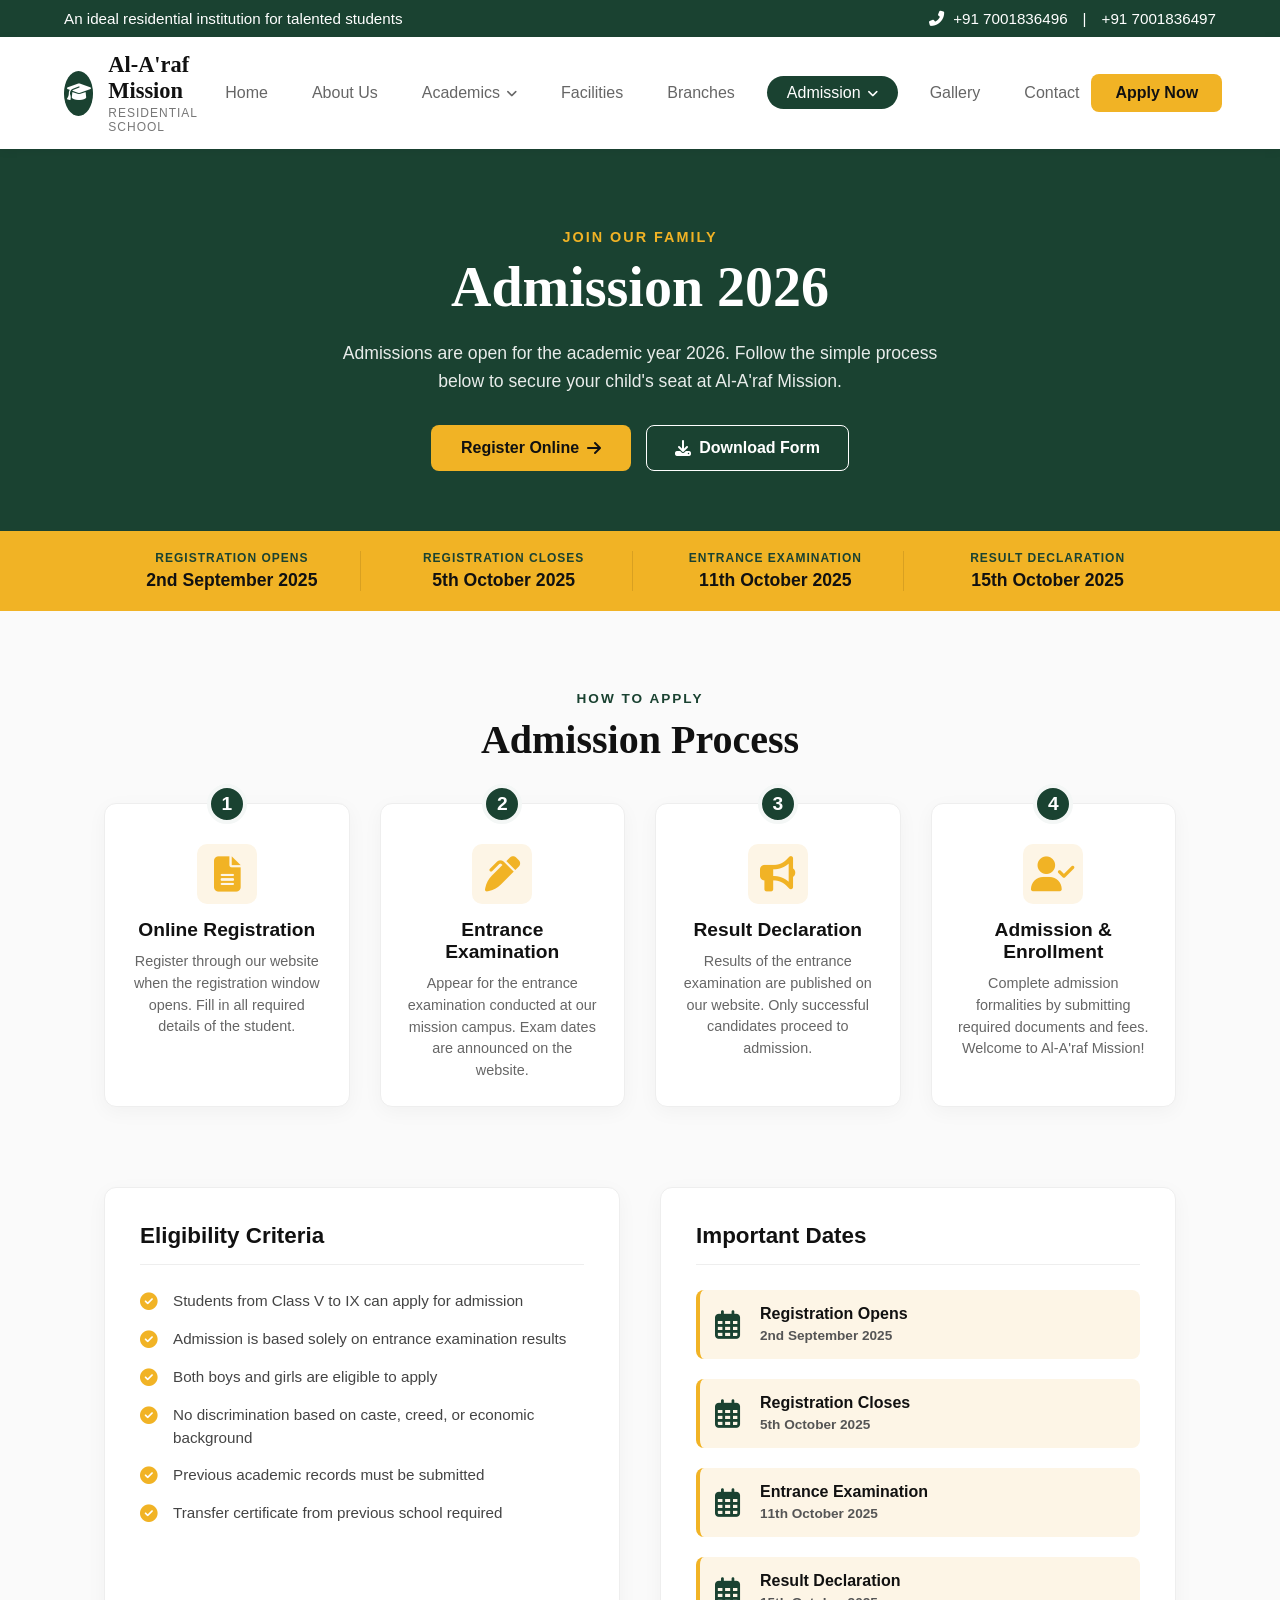
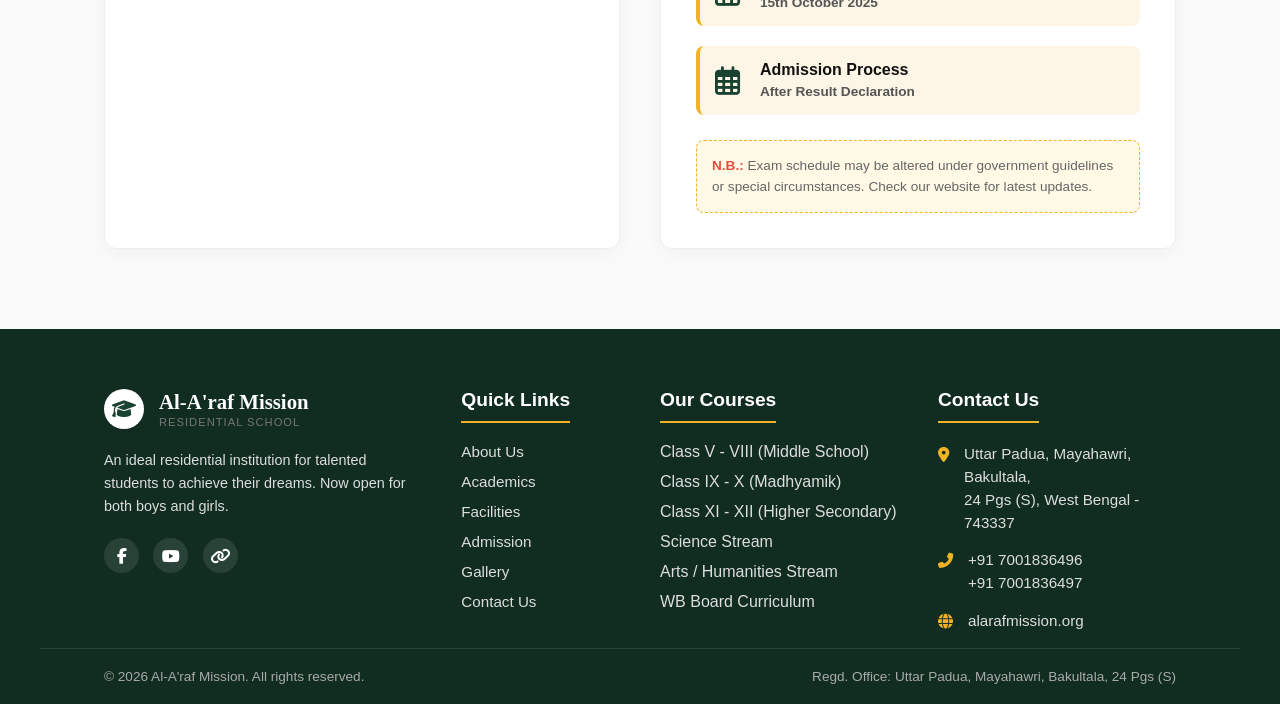
<file: admission_process.html>
<!DOCTYPE html>
<html lang="en">
<head>
    <meta charset="UTF-8">
    <meta name="viewport" content="width=device-width, initial-scale=1.0">
    <title>Al-A'raf Mission Header</title>
    <link rel="stylesheet" href="https://cdnjs.cloudflare.com/ajax/libs/font-awesome/6.4.0/css/all.min.css">
    <link rel="stylesheet" href="index_style.css">
</head>
<body>
    <header>
        <div class="top-bar">
            <div class="top-bar-left">
                An ideal residential institution for talented students
            </div>
            <div class="top-bar-right">
                <span><i class="fas fa-phone-alt"></i> +91 7001836496</span>
                <span>|</span>
                <span>+91 7001836497</span>
            </div>
        </div>

        <nav class="main-header">
            <a href="#" class="logo-container">
                <div class="logo-icon">
                    <i class="fas fa-graduation-cap"></i>
                </div>
                <div class="logo-text">
                    <h1>Al-A'raf Mission</h1>
                    <p>Residential School</p>
                </div>
            </a>

            <div class="mobile-menu-icon" id="menu-icon">
                <i class="fas fa-bars"></i>
            </div>

            <ul class="nav-menu">
                <li><a href="index.html">Home</a></li>
                <li><a href="about_us.html">About Us</a></li>
                
                <li class="has-dropdown">
                    <a href="#">Academics</a>
                    <ul class="dropdown-menu">
                        <li><a href="Curriculum.html">Curriculum & Syllabus</a></li>
                        <li><a href="faculty.html">Faculty Members</a></li>
                        <li><a href="Calendar.html">Academic Calendar</a></li>
                        <li><a href="result.html">Student Results</a></li>
                    </ul>
                </li>
                
                <li><a href="facilities.html">Facilities</a></li>
                <li><a href="branches.html">Branches</a></li>
                
                <li class="has-dropdown">
                    <a href="#" class="active">Admission</a>
                    <ul class="dropdown-menu">
                        <li><a href="admission_process.html" class="active">Admission Process</a></li>
                        <li><a href="feesStructure.html">Fee Structure</a></li>
                        <li><a href="#">Online Application Form</a></li>
                        <li><a href="#">FAQs</a></li>
                    </ul>
                </li>
                
                <li><a href="#">Gallery</a></li>
                <li><a href="#">Contact</a></li>
            </ul>

            <a href="#" class="cta-btn">Apply Now</a>
        </nav>
    </header>
    <section class="adm-hero">
        <div class="container text-center fade-up">
            <span class="adm-subtitle">JOIN OUR FAMILY</span>
            <h1 class="adm-title">Admission 2026</h1>
            <p class="adm-desc">Admissions are open for the academic year 2026. Follow the simple process below to secure your child's seat at Al-A'raf Mission.</p>
            
            <div class="adm-hero-buttons">
                <a href="#" class="btn btn-primary" style="background-color: #f1b325; color: #111;">Register Online <i class="fas fa-arrow-right"></i></a>
                <a href="#" class="btn" style="background-color: transparent; border: 1px solid #fff; color: #fff;"><i class="fas fa-download"></i> Download Form</a>
            </div>
        </div>
    </section>

    <div class="adm-dates-banner">
        <div class="container dates-banner-grid">
            <div class="date-col">
                <span class="date-label">REGISTRATION OPENS</span>
                <span class="date-value">2nd September 2025</span>
            </div>
            <div class="date-col">
                <span class="date-label">REGISTRATION CLOSES</span>
                <span class="date-value">5th October 2025</span>
            </div>
            <div class="date-col">
                <span class="date-label">ENTRANCE EXAMINATION</span>
                <span class="date-value">11th October 2025</span>
            </div>
            <div class="date-col">
                <span class="date-label">RESULT DECLARATION</span>
                <span class="date-value">15th October 2025</span>
            </div>
        </div>
    </div>

    <section class="section-padding bg-light">
        <div class="container fade-up delay-1">
            <div class="text-center mb-5">
                <span class="section-subtitle">HOW TO APPLY</span>
                <h2 class="section-title">Admission Process</h2>
            </div>

            <div class="process-steps-grid">
                <div class="step-card">
                    <div class="step-number">1</div>
                    <div class="step-icon"><i class="fas fa-file-alt"></i></div>
                    <h3>Online Registration</h3>
                    <p>Register through our website when the registration window opens. Fill in all required details of the student.</p>
                </div>

                <div class="step-card">
                    <div class="step-number">2</div>
                    <div class="step-icon"><i class="fas fa-pen-alt"></i></div>
                    <h3>Entrance Examination</h3>
                    <p>Appear for the entrance examination conducted at our mission campus. Exam dates are announced on the website.</p>
                </div>

                <div class="step-card">
                    <div class="step-number">3</div>
                    <div class="step-icon"><i class="fas fa-bullhorn"></i></div>
                    <h3>Result Declaration</h3>
                    <p>Results of the entrance examination are published on our website. Only successful candidates proceed to admission.</p>
                </div>

                <div class="step-card">
                    <div class="step-number">4</div>
                    <div class="step-icon"><i class="fas fa-user-check"></i></div>
                    <h3>Admission & Enrollment</h3>
                    <p>Complete admission formalities by submitting required documents and fees. Welcome to Al-A'raf Mission!</p>
                </div>
            </div>
        </div>
    </section>

    <section class="section-padding bg-light" style="padding-top: 0;">
        <div class="container fade-up delay-2">
            <div class="adm-info-grid">
                
                <div class="info-box">
                    <h3 class="info-title">Eligibility Criteria</h3>
                    <ul class="criteria-list">
                        <li><i class="fas fa-check-circle"></i> Students from Class V to IX can apply for admission</li>
                        <li><i class="fas fa-check-circle"></i> Admission is based solely on entrance examination results</li>
                        <li><i class="fas fa-check-circle"></i> Both boys and girls are eligible to apply</li>
                        <li><i class="fas fa-check-circle"></i> No discrimination based on caste, creed, or economic background</li>
                        <li><i class="fas fa-check-circle"></i> Previous academic records must be submitted</li>
                        <li><i class="fas fa-check-circle"></i> Transfer certificate from previous school required</li>
                    </ul>
                </div>

                <div class="info-box">
                    <h3 class="info-title">Important Dates</h3>
                    <div class="dates-list">
                        <div class="date-list-item">
                            <i class="far fa-calendar-alt"></i>
                            <div>
                                <h4>Registration Opens</h4>
                                <span>2nd September 2025</span>
                            </div>
                        </div>
                        <div class="date-list-item">
                            <i class="far fa-calendar-alt"></i>
                            <div>
                                <h4>Registration Closes</h4>
                                <span>5th October 2025</span>
                            </div>
                        </div>
                        <div class="date-list-item">
                            <i class="far fa-calendar-alt"></i>
                            <div>
                                <h4>Entrance Examination</h4>
                                <span>11th October 2025</span>
                            </div>
                        </div>
                        <div class="date-list-item">
                            <i class="far fa-calendar-alt"></i>
                            <div>
                                <h4>Result Declaration</h4>
                                <span>15th October 2025</span>
                            </div>
                        </div>
                        <div class="date-list-item">
                            <i class="far fa-calendar-alt"></i>
                            <div>
                                <h4>Admission Process</h4>
                                <span>After Result Declaration</span>
                            </div>
                        </div>
                    </div>
                    
                    <div class="nb-note">
                        <strong>N.B.:</strong> Exam schedule may be altered under government guidelines or special circumstances. Check our website for latest updates.
                    </div>
                </div>

            </div>
        </div>
    </section>
    <footer class="site-footer">
        <div class="container footer-grid">
            <div class="footer-col brand-col">
                <div class="footer-logo">
                    <div class="logo-icon"><i class="fas fa-graduation-cap"></i></div>
                    <div class="logo-text">
                        <h3>Al-A'raf Mission</h3>
                        <p>RESIDENTIAL SCHOOL</p>
                    </div>
                </div>
                <p class="footer-desc">An ideal residential institution for talented students to achieve their dreams. Now open for both boys and girls.</p>
                <div class="social-links">
                    <a href="#"><i class="fab fa-facebook-f"></i></a>
                    <a href="#"><i class="fab fa-youtube"></i></a>
                    <a href="#"><i class="fas fa-link"></i></a>
                </div>
            </div>

            <div class="footer-col">
                <h4>Quick Links</h4>
                <ul>
                    <li><a href="about_us.html">About Us</a></li>
                    <li><a href="#">Academics</a></li>
                    <li><a href="#">Facilities</a></li>
                    <li><a href="#">Admission</a></li>
                    <li><a href="#">Gallery</a></li>
                    <li><a href="#">Contact Us</a></li>
                </ul>
            </div>

            <div class="footer-col">
                <h4>Our Courses</h4>
                <ul>
                    <li>Class V - VIII (Middle School)</li>
                    <li>Class IX - X (Madhyamik)</li>
                    <li>Class XI - XII (Higher Secondary)</li>
                    <li>Science Stream</li>
                    <li>Arts / Humanities Stream</li>
                    <li>WB Board Curriculum</li>
                </ul>
            </div>

            <div class="footer-col contact-col">
                <h4>Contact Us</h4>
                <p><i class="fas fa-map-marker-alt"></i> Uttar Padua, Mayahawri, Bakultala,<br>24 Pgs (S), West Bengal - 743337</p>
                <p><i class="fas fa-phone-alt"></i> +91 7001836496<br>+91 7001836497</p>
                <p><i class="fas fa-globe"></i> alarafmission.org</p>
            </div>
        </div>
        
        <div class="footer-bottom container">
            <p>&copy; 2026 Al-A'raf Mission. All rights reserved.</p>
            <p>Regd. Office: Uttar Padua, Mayahawri, Bakultala, 24 Pgs (S)</p>
        </div>
    </footer>

    <script src="script.js"></script>
</body>
</html>
</file>
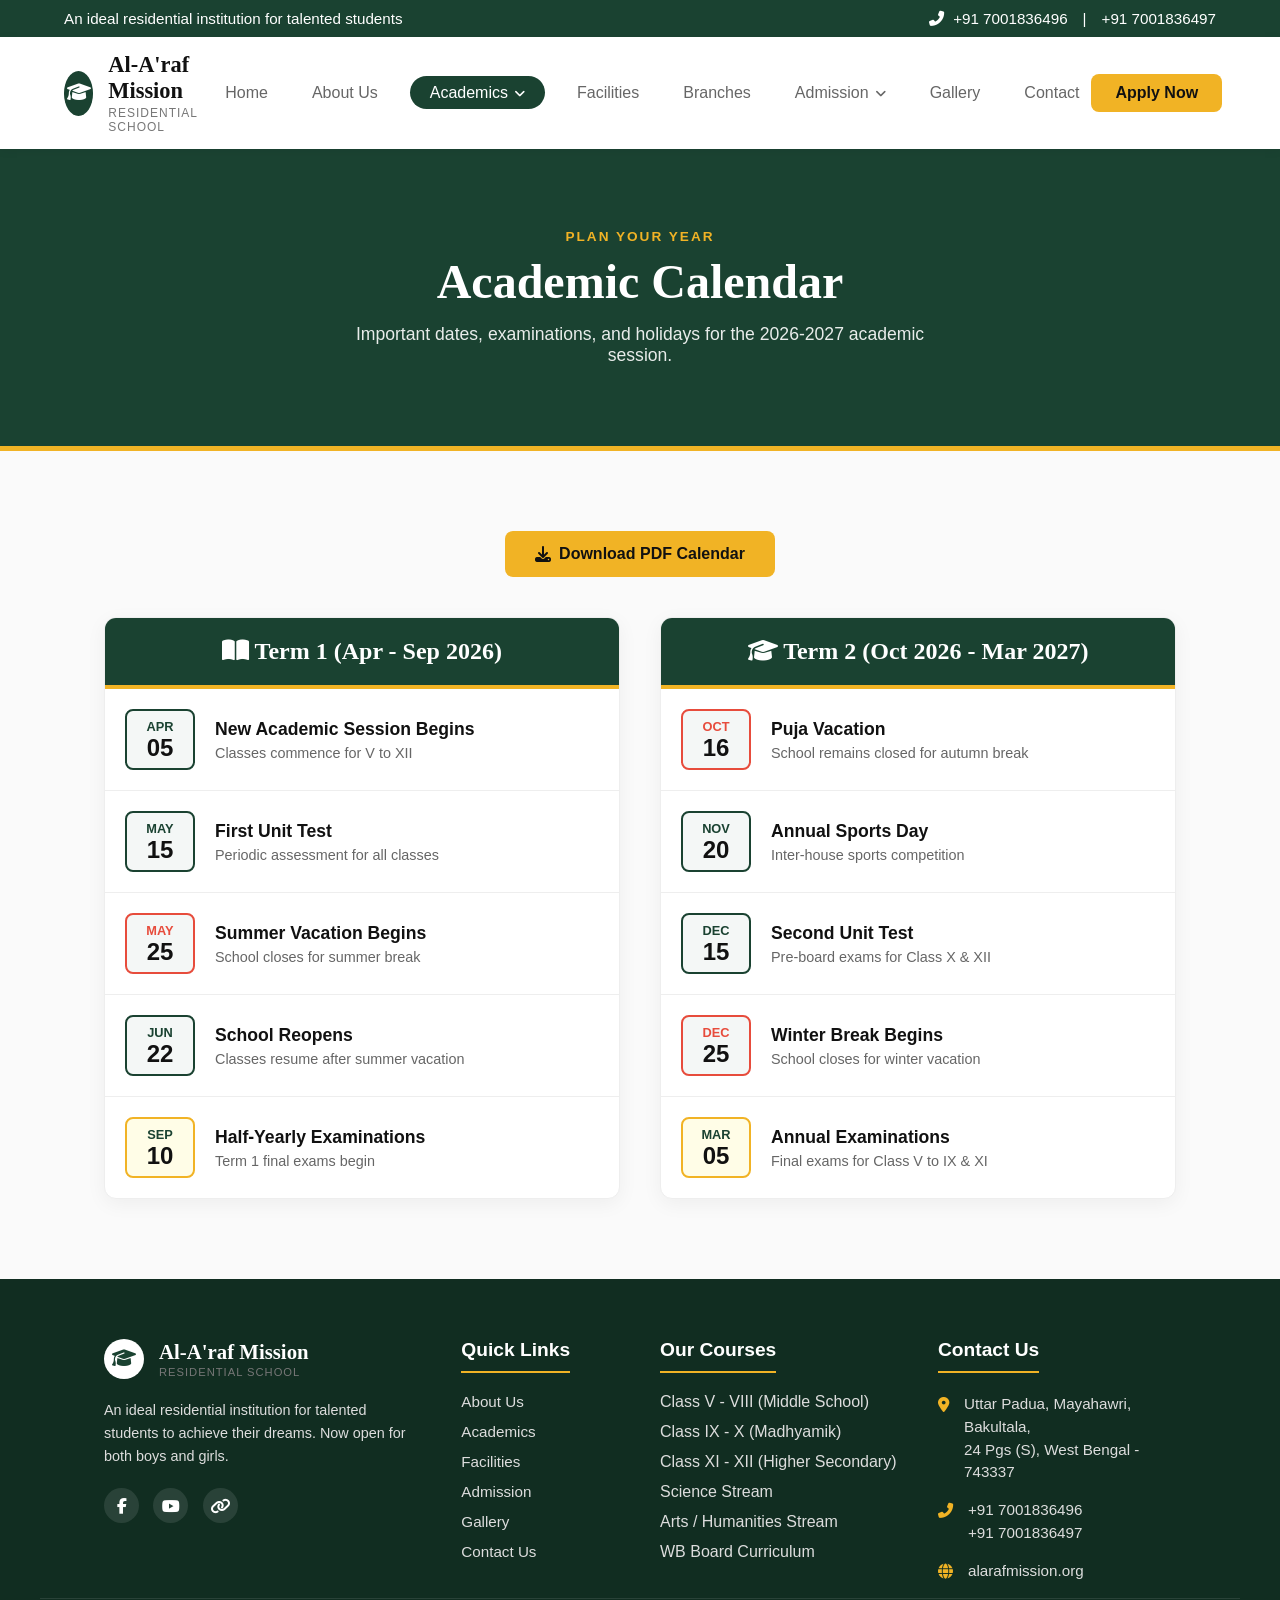
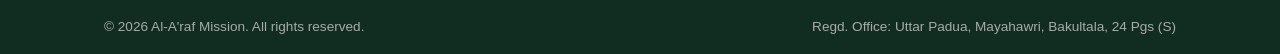
<file: Calendar.html>
<!DOCTYPE html>
<html lang="en">
<head>
    <meta charset="UTF-8">
    <meta name="viewport" content="width=device-width, initial-scale=1.0">
    <title>Academic Calendar | Al-A'raf Mission</title>
    <link rel="stylesheet" href="https://cdnjs.cloudflare.com/ajax/libs/font-awesome/6.4.0/css/all.min.css">
    <link rel="stylesheet" href="index_style.css">
</head>
<body>

    <header>
        <div class="top-bar">
            <div class="top-bar-left">
                An ideal residential institution for talented students
            </div>
            <div class="top-bar-right">
                <span><i class="fas fa-phone-alt"></i> +91 7001836496</span>
                <span>|</span>
                <span>+91 7001836497</span>
            </div>
        </div>

        <nav class="main-header">
            <a href="#" class="logo-container">
                <div class="logo-icon">
                    <i class="fas fa-graduation-cap"></i>
                </div>
                <div class="logo-text">
                    <h1>Al-A'raf Mission</h1>
                    <p>Residential School</p>
                </div>
            </a>

            <div class="mobile-menu-icon" id="menu-icon">
                <i class="fas fa-bars"></i>
            </div>

            <ul class="nav-menu">
                <li><a href="index.html">Home</a></li>
                <li><a href="about_us.html">About Us</a></li>
                
                <li class="has-dropdown">
                    <a href="#" class="active">Academics</a>
                    <ul class="dropdown-menu">
                        <li><a href="Curriculum.html">Curriculum & Syllabus</a></li>
                        <li><a href="faculty.html">Faculty Members</a></li>
                        <li><a href="Calendar.html" class="active">Academic Calendar</a></li>
                        <li><a href="result.html">Student Results</a></li>
                    </ul>
                </li>
                
                <li><a href="facilities.html">Facilities</a></li>
                <li><a href="branches.html">Branches</a></li>
                
                <li class="has-dropdown">
                    <a href="#">Admission</a>
                    <ul class="dropdown-menu">
                        <li><a href="admission_process.html">Admission Process</a></li>
                        <li><a href="feesStructure.html">Fee Structure</a></li>
                        <li><a href="#">Online Application Form</a></li>
                        <li><a href="#">FAQs</a></li>
                    </ul>
                </li>
                
                <li><a href="#">Gallery</a></li>
                <li><a href="#">Contact</a></li>
            </ul>

            <a href="#" class="cta-btn">Apply Now</a>
        </nav>
    </header>

    <section class="page-header-banner text-center text-light fade-up">
        <span class="section-subtitle" style="color: #f1b325;">PLAN YOUR YEAR</span>
        <h1 class="page-title">Academic Calendar</h1>
        <p class="page-desc">Important dates, examinations, and holidays for the 2026-2027 academic session.</p>
    </section>

    <section class="section-padding bg-light">
        <div class="container fade-up delay-1">
            
            <div class="calendar-actions text-center mb-5">
                <a href="#" class="btn btn-primary"><i class="fas fa-download"></i> Download PDF Calendar</a>
            </div>

            <div class="calendar-grid">
                
                <div class="calendar-card">
                    <div class="calendar-card-header">
                        <h3><i class="fas fa-book-open"></i> Term 1 (Apr - Sep 2026)</h3>
                    </div>
                    <ul class="event-list">
                        <li>
                            <div class="date-badge">
                                <span class="month">Apr</span>
                                <span class="day">05</span>
                            </div>
                            <div class="event-info">
                                <h4>New Academic Session Begins</h4>
                                <p>Classes commence for V to XII</p>
                            </div>
                        </li>
                        <li>
                            <div class="date-badge">
                                <span class="month">May</span>
                                <span class="day">15</span>
                            </div>
                            <div class="event-info">
                                <h4>First Unit Test</h4>
                                <p>Periodic assessment for all classes</p>
                            </div>
                        </li>
                        <li>
                            <div class="date-badge holiday">
                                <span class="month">May</span>
                                <span class="day">25</span>
                            </div>
                            <div class="event-info">
                                <h4>Summer Vacation Begins</h4>
                                <p>School closes for summer break</p>
                            </div>
                        </li>
                        <li>
                            <div class="date-badge">
                                <span class="month">Jun</span>
                                <span class="day">22</span>
                            </div>
                            <div class="event-info">
                                <h4>School Reopens</h4>
                                <p>Classes resume after summer vacation</p>
                            </div>
                        </li>
                        <li>
                            <div class="date-badge exam">
                                <span class="month">Sep</span>
                                <span class="day">10</span>
                            </div>
                            <div class="event-info">
                                <h4>Half-Yearly Examinations</h4>
                                <p>Term 1 final exams begin</p>
                            </div>
                        </li>
                    </ul>
                </div>

                <div class="calendar-card fade-up delay-2">
                    <div class="calendar-card-header">
                        <h3><i class="fas fa-graduation-cap"></i> Term 2 (Oct 2026 - Mar 2027)</h3>
                    </div>
                    <ul class="event-list">
                        <li>
                            <div class="date-badge holiday">
                                <span class="month">Oct</span>
                                <span class="day">16</span>
                            </div>
                            <div class="event-info">
                                <h4>Puja Vacation</h4>
                                <p>School remains closed for autumn break</p>
                            </div>
                        </li>
                        <li>
                            <div class="date-badge">
                                <span class="month">Nov</span>
                                <span class="day">20</span>
                            </div>
                            <div class="event-info">
                                <h4>Annual Sports Day</h4>
                                <p>Inter-house sports competition</p>
                            </div>
                        </li>
                        <li>
                            <div class="date-badge">
                                <span class="month">Dec</span>
                                <span class="day">15</span>
                            </div>
                            <div class="event-info">
                                <h4>Second Unit Test</h4>
                                <p>Pre-board exams for Class X & XII</p>
                            </div>
                        </li>
                        <li>
                            <div class="date-badge holiday">
                                <span class="month">Dec</span>
                                <span class="day">25</span>
                            </div>
                            <div class="event-info">
                                <h4>Winter Break Begins</h4>
                                <p>School closes for winter vacation</p>
                            </div>
                        </li>
                        <li>
                            <div class="date-badge exam">
                                <span class="month">Mar</span>
                                <span class="day">05</span>
                            </div>
                            <div class="event-info">
                                <h4>Annual Examinations</h4>
                                <p>Final exams for Class V to IX & XI</p>
                            </div>
                        </li>
                    </ul>
                </div>

            </div>
        </div>
    </section>

    <footer class="site-footer">
        <div class="container footer-grid">
            <div class="footer-col brand-col">
                <div class="footer-logo">
                    <div class="logo-icon"><i class="fas fa-graduation-cap"></i></div>
                    <div class="logo-text">
                        <h3>Al-A'raf Mission</h3>
                        <p>RESIDENTIAL SCHOOL</p>
                    </div>
                </div>
                <p class="footer-desc">An ideal residential institution for talented students to achieve their dreams. Now open for both boys and girls.</p>
                <div class="social-links">
                    <a href="#"><i class="fab fa-facebook-f"></i></a>
                    <a href="#"><i class="fab fa-youtube"></i></a>
                    <a href="#"><i class="fas fa-link"></i></a>
                </div>
            </div>

            <div class="footer-col">
                <h4>Quick Links</h4>
                <ul>
                    <li><a href="about_us.html">About Us</a></li>
                    <li><a href="#">Academics</a></li>
                    <li><a href="#">Facilities</a></li>
                    <li><a href="#">Admission</a></li>
                    <li><a href="#">Gallery</a></li>
                    <li><a href="#">Contact Us</a></li>
                </ul>
            </div>

            <div class="footer-col">
                <h4>Our Courses</h4>
                <ul>
                    <li>Class V - VIII (Middle School)</li>
                    <li>Class IX - X (Madhyamik)</li>
                    <li>Class XI - XII (Higher Secondary)</li>
                    <li>Science Stream</li>
                    <li>Arts / Humanities Stream</li>
                    <li>WB Board Curriculum</li>
                </ul>
            </div>

            <div class="footer-col contact-col">
                <h4>Contact Us</h4>
                <p><i class="fas fa-map-marker-alt"></i> Uttar Padua, Mayahawri, Bakultala,<br>24 Pgs (S), West Bengal - 743337</p>
                <p><i class="fas fa-phone-alt"></i> +91 7001836496<br>+91 7001836497</p>
                <p><i class="fas fa-globe"></i> alarafmission.org</p>
            </div>
        </div>
        
        <div class="footer-bottom container">
            <p>&copy; 2026 Al-A'raf Mission. All rights reserved.</p>
            <p>Regd. Office: Uttar Padua, Mayahawri, Bakultala, 24 Pgs (S)</p>
        </div>
    </footer>

    <script src="script.js"></script>
</body>
</html>
</file>
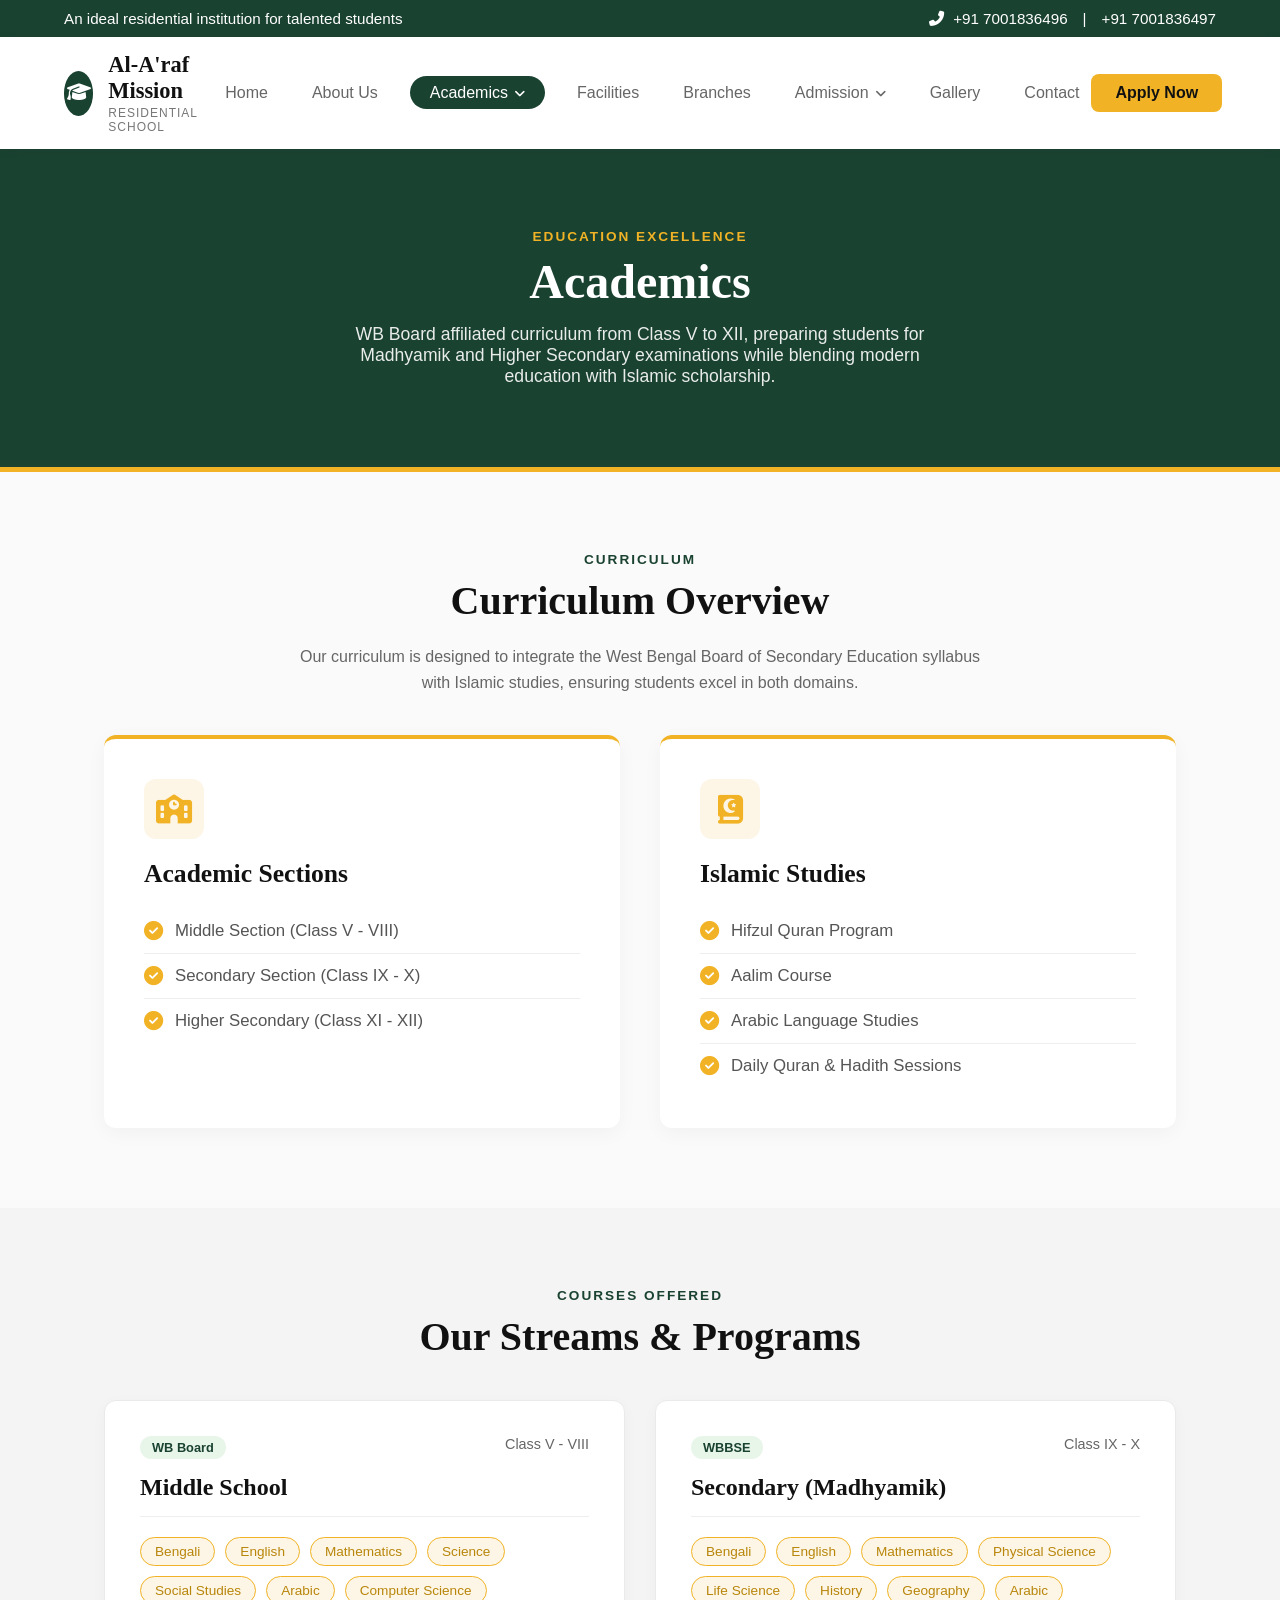
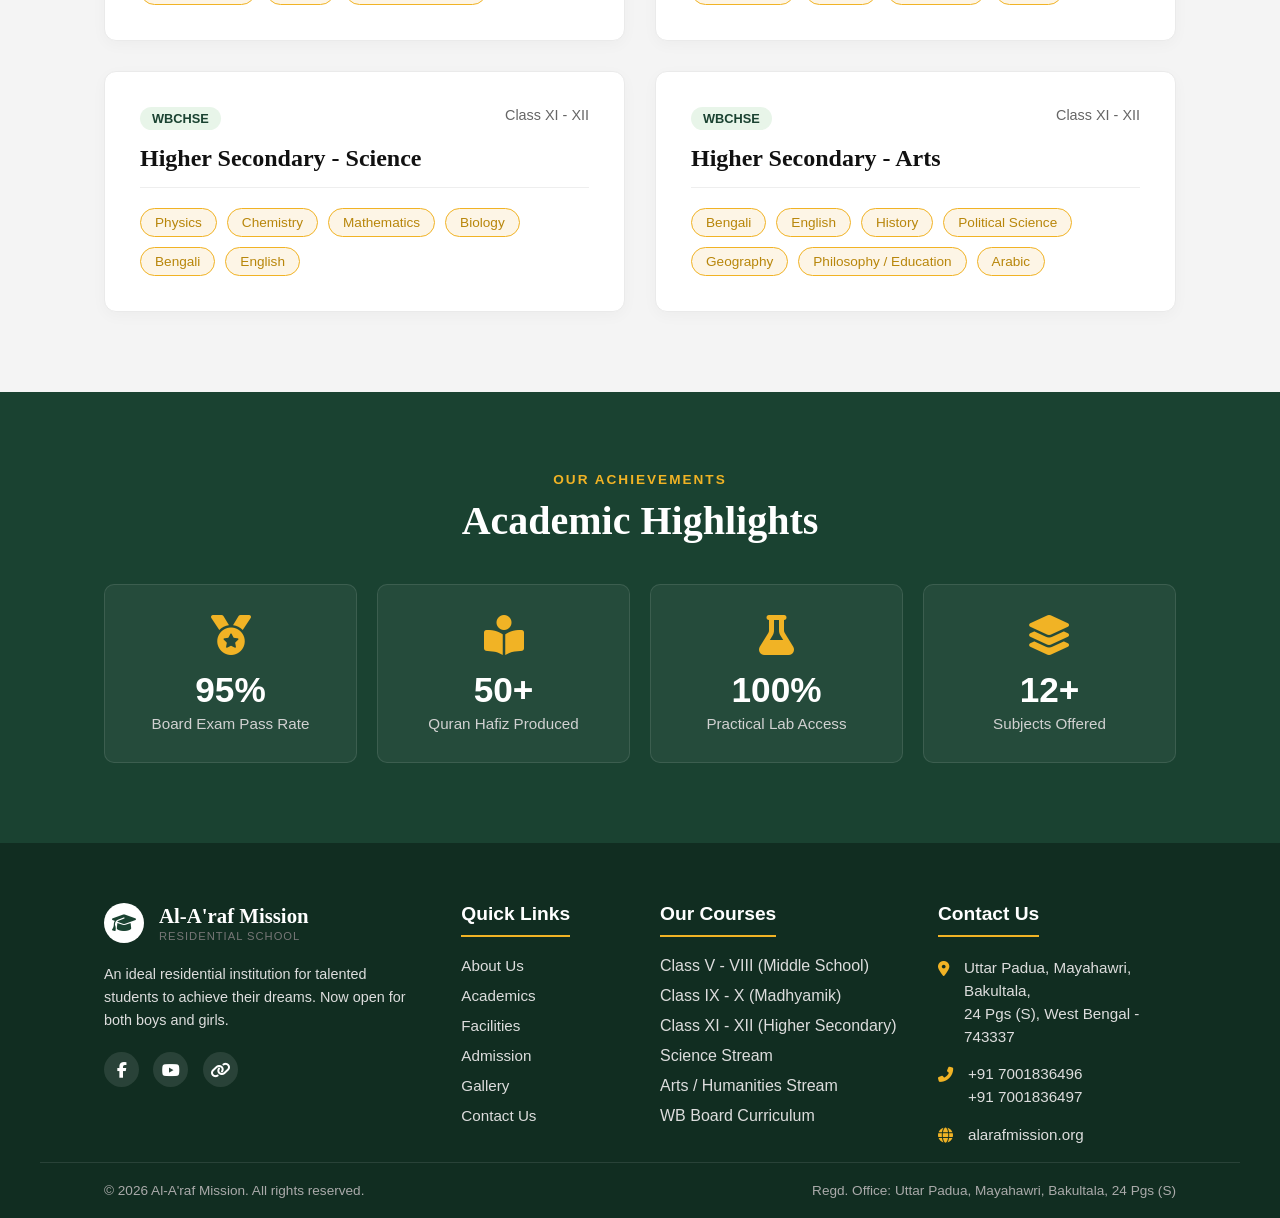
<file: curriculum.html>
<!DOCTYPE html>
<html lang="en">
<head>
    <meta charset="UTF-8">
    <meta name="viewport" content="width=device-width, initial-scale=1.0">
    <title>Academics - Al-A'raf Mission</title>
    <link rel="stylesheet" href="https://cdnjs.cloudflare.com/ajax/libs/font-awesome/6.4.0/css/all.min.css">
    <link rel="stylesheet" href="index_style.css">
</head>
<body>
    <header>
        <div class="top-bar">
            <div class="top-bar-left">
                An ideal residential institution for talented students
            </div>
            <div class="top-bar-right">
                <span><i class="fas fa-phone-alt"></i> +91 7001836496</span>
                <span>|</span>
                <span>+91 7001836497</span>
            </div>
        </div>

        <nav class="main-header">
            <a href="index.html" class="logo-container">
                <div class="logo-icon">
                    <i class="fas fa-graduation-cap"></i>
                </div>
                <div class="logo-text">
                    <h1>Al-A'raf Mission</h1>
                    <p>Residential School</p>
                </div>
            </a>

            <div class="mobile-menu-icon" id="menu-icon">
                <i class="fas fa-bars"></i>
            </div>

            <ul class="nav-menu">
                <li><a href="index.html">Home</a></li>
                <li><a href="about_us.html">About Us</a></li>
                <li class="has-dropdown">
                    <a href="academics.html" class="active">Academics</a>
                    <ul class="dropdown-menu">
                        <li><a href="curriculum.html" class="active">Curriculum & Syllabus</a></li>
                        <li><a href="faculty.html">Faculty Members</a></li>
                        <li><a href="Calendar.html">Academic Calendar</a></li>
                        <li><a href="result.html">Student Results</a></li>
                    </ul>
                </li>
                <li><a href="facilities.html">Facilities</a></li>
                <li><a href="branches.html">Branches</a></li>
                <li class="has-dropdown">
                    <a href="#">Admission</a>
                    <ul class="dropdown-menu">
                        <li><a href="admission_process.html">Admission Process</a></li>
                        <li><a href="feesStructure.html">Fee Structure</a></li>
                        <li><a href="#">Online Application Form</a></li>
                        <li><a href="#">FAQs</a></li>
                    </ul>
                </li>
                <li><a href="#">Gallery</a></li>
                <li><a href="#">Contact</a></li>
            </ul>
            <a href="#" class="cta-btn">Apply Now</a>
        </nav>
    </header>

    <section class="page-header-banner text-center text-light fade-up">
        <span class="section-subtitle" style="color: #f1b325;">EDUCATION EXCELLENCE</span>
        <h1 class="page-title">Academics</h1>
        <p class="page-desc">WB Board affiliated curriculum from Class V to XII, preparing students for Madhyamik and Higher Secondary examinations while blending modern education with Islamic scholarship.</p>
    </section>

    <section class="section-padding bg-light">
        <div class="container fade-up delay-1">
            <div class="text-center mb-5">
                <span class="section-subtitle">CURRICULUM</span>
                <h2 class="section-title">Curriculum Overview</h2>
                <p class="section-desc">Our curriculum is designed to integrate the West Bengal Board of Secondary Education syllabus with Islamic studies, ensuring students excel in both domains.</p>
            </div>

            <div class="curriculum-overview-grid">
                <div class="curriculum-box">
                    <div class="icon-box"><i class="fas fa-school"></i></div>
                    <h3>Academic Sections</h3>
                    <ul class="curriculum-list">
                        <li><i class="fas fa-check-circle"></i> Middle Section (Class V - VIII)</li>
                        <li><i class="fas fa-check-circle"></i> Secondary Section (Class IX - X)</li>
                        <li><i class="fas fa-check-circle"></i> Higher Secondary (Class XI - XII)</li>
                    </ul>
                </div>

                <div class="curriculum-box">
                    <div class="icon-box"><i class="fas fa-book-quran"></i></div>
                    <h3>Islamic Studies</h3>
                    <ul class="curriculum-list">
                        <li><i class="fas fa-check-circle"></i> Hifzul Quran Program</li>
                        <li><i class="fas fa-check-circle"></i> Aalim Course</li>
                        <li><i class="fas fa-check-circle"></i> Arabic Language Studies</li>
                        <li><i class="fas fa-check-circle"></i> Daily Quran & Hadith Sessions</li>
                    </ul>
                </div>
            </div>
        </div>
    </section>

    <section class="section-padding">
        <div class="container">
            <div class="text-center mb-5 fade-up">
                <span class="section-subtitle">COURSES OFFERED</span>
                <h2 class="section-title">Our Streams & Programs</h2>
            </div>

            <div class="streams-grid">
                <div class="stream-card fade-up delay-1">
                    <div class="stream-header">
                        <span class="board-badge">WB Board</span>
                        <span class="class-badge">Class V - VIII</span>
                    </div>
                    <h3>Middle School</h3>
                    <div class="subject-tags">
                        <span class="tag">Bengali</span>
                        <span class="tag">English</span>
                        <span class="tag">Mathematics</span>
                        <span class="tag">Science</span>
                        <span class="tag">Social Studies</span>
                        <span class="tag">Arabic</span>
                        <span class="tag">Computer Science</span>
                    </div>
                </div>

                <div class="stream-card fade-up delay-2">
                    <div class="stream-header">
                        <span class="board-badge">WBBSE</span>
                        <span class="class-badge">Class IX - X</span>
                    </div>
                    <h3>Secondary (Madhyamik)</h3>
                    <div class="subject-tags">
                        <span class="tag">Bengali</span>
                        <span class="tag">English</span>
                        <span class="tag">Mathematics</span>
                        <span class="tag">Physical Science</span>
                        <span class="tag">Life Science</span>
                        <span class="tag">History</span>
                        <span class="tag">Geography</span>
                        <span class="tag">Arabic</span>
                    </div>
                </div>

                <div class="stream-card fade-up delay-3">
                    <div class="stream-header">
                        <span class="board-badge">WBCHSE</span>
                        <span class="class-badge">Class XI - XII</span>
                    </div>
                    <h3>Higher Secondary - Science</h3>
                    <div class="subject-tags">
                        <span class="tag">Physics</span>
                        <span class="tag">Chemistry</span>
                        <span class="tag">Mathematics</span>
                        <span class="tag">Biology</span>
                        <span class="tag">Bengali</span>
                        <span class="tag">English</span>
                    </div>
                </div>

                <div class="stream-card fade-up delay-4">
                    <div class="stream-header">
                        <span class="board-badge">WBCHSE</span>
                        <span class="class-badge">Class XI - XII</span>
                    </div>
                    <h3>Higher Secondary - Arts</h3>
                    <div class="subject-tags">
                        <span class="tag">Bengali</span>
                        <span class="tag">English</span>
                        <span class="tag">History</span>
                        <span class="tag">Political Science</span>
                        <span class="tag">Geography</span>
                        <span class="tag">Philosophy / Education</span>
                        <span class="tag">Arabic</span>
                    </div>
                </div>
            </div>
        </div>
    </section>

    <section class="section-padding bg-green text-light">
        <div class="container text-center">
            <span class="section-subtitle" style="color: #f1b325;">OUR ACHIEVEMENTS</span>
            <h2 class="section-title text-light mb-5">Academic Highlights</h2>
            
            <div class="achievements-grid">
                <div class="achievement-card fade-up delay-1">
                    <i class="fas fa-medal"></i>
                    <h3>95%</h3>
                    <p>Board Exam Pass Rate</p>
                </div>
                <div class="achievement-card fade-up delay-2">
                    <i class="fas fa-book-open-reader"></i>
                    <h3>50+</h3>
                    <p>Quran Hafiz Produced</p>
                </div>
                <div class="achievement-card fade-up delay-3">
                    <i class="fas fa-flask"></i>
                    <h3>100%</h3>
                    <p>Practical Lab Access</p>
                </div>
                <div class="achievement-card fade-up delay-4">
                    <i class="fas fa-layer-group"></i>
                    <h3>12+</h3>
                    <p>Subjects Offered</p>
                </div>
            </div>
        </div>
    </section>

    <footer class="site-footer">
        <div class="container footer-grid">
            <div class="footer-col brand-col">
                <div class="footer-logo">
                    <div class="logo-icon"><i class="fas fa-graduation-cap"></i></div>
                    <div class="logo-text">
                        <h3>Al-A'raf Mission</h3>
                        <p>RESIDENTIAL SCHOOL</p>
                    </div>
                </div>
                <p class="footer-desc">An ideal residential institution for talented students to achieve their dreams. Now open for both boys and girls.</p>
                <div class="social-links">
                    <a href="#"><i class="fab fa-facebook-f"></i></a>
                    <a href="#"><i class="fab fa-youtube"></i></a>
                    <a href="#"><i class="fas fa-link"></i></a>
                </div>
            </div>

            <div class="footer-col">
                <h4>Quick Links</h4>
                <ul>
                    <li><a href="about_us.html">About Us</a></li>
                    <li><a href="academics.html">Academics</a></li>
                    <li><a href="#">Facilities</a></li>
                    <li><a href="#">Admission</a></li>
                    <li><a href="#">Gallery</a></li>
                    <li><a href="#">Contact Us</a></li>
                </ul>
            </div>

            <div class="footer-col">
                <h4>Our Courses</h4>
                <ul>
                    <li>Class V - VIII (Middle School)</li>
                    <li>Class IX - X (Madhyamik)</li>
                    <li>Class XI - XII (Higher Secondary)</li>
                    <li>Science Stream</li>
                    <li>Arts / Humanities Stream</li>
                    <li>WB Board Curriculum</li>
                </ul>
            </div>

            <div class="footer-col contact-col">
                <h4>Contact Us</h4>
                <p><i class="fas fa-map-marker-alt"></i> Uttar Padua, Mayahawri, Bakultala,<br>24 Pgs (S), West Bengal - 743337</p>
                <p><i class="fas fa-phone-alt"></i> +91 7001836496<br>+91 7001836497</p>
                <p><i class="fas fa-globe"></i> alarafmission.org</p>
            </div>
        </div>
        
        <div class="footer-bottom container">
            <p>&copy; 2026 Al-A'raf Mission. All rights reserved.</p>
            <p>Regd. Office: Uttar Padua, Mayahawri, Bakultala, 24 Pgs (S)</p>
        </div>
    </footer>

    <script src="script.js"></script>
</body>
</html>
</file>
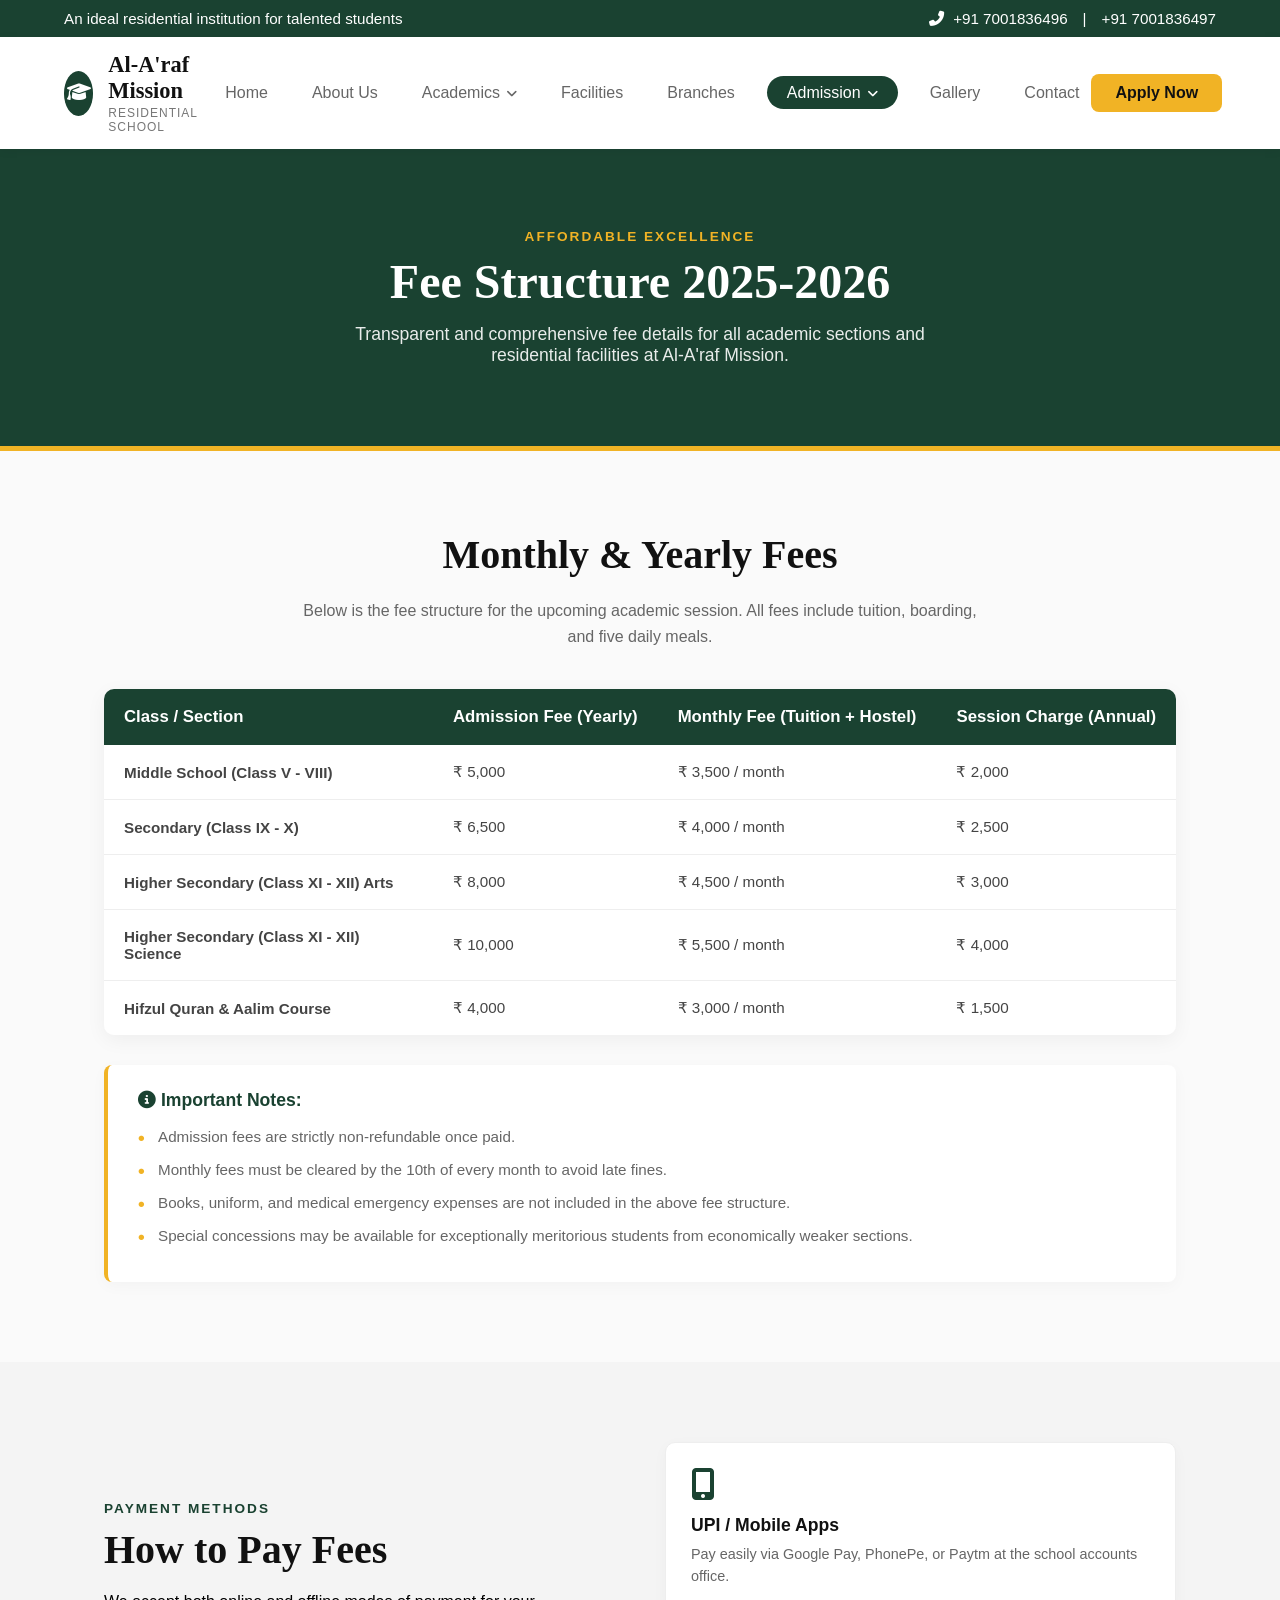
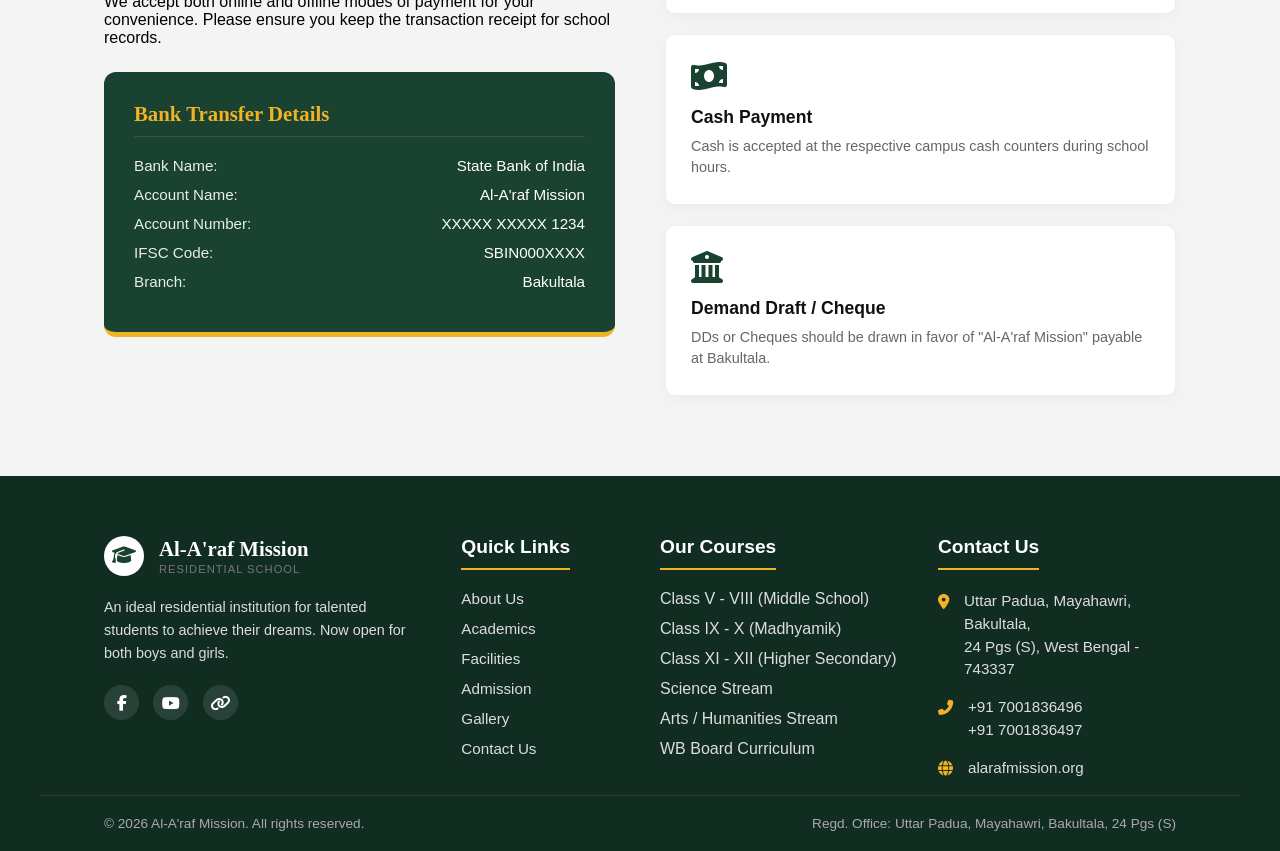
<file: feesStructure.html>
<!DOCTYPE html>
<html lang="en">
<head>
    <meta charset="UTF-8">
    <meta name="viewport" content="width=device-width, initial-scale=1.0">
    <title>Al-A'raf Mission Header</title>
    <link rel="stylesheet" href="https://cdnjs.cloudflare.com/ajax/libs/font-awesome/6.4.0/css/all.min.css">
    <link rel="stylesheet" href="index_style.css">
</head>
<body>
    <header>
        <div class="top-bar">
            <div class="top-bar-left">
                An ideal residential institution for talented students
            </div>
            <div class="top-bar-right">
                <span><i class="fas fa-phone-alt"></i> +91 7001836496</span>
                <span>|</span>
                <span>+91 7001836497</span>
            </div>
        </div>

        <nav class="main-header">
            <a href="#" class="logo-container">
                <div class="logo-icon">
                    <i class="fas fa-graduation-cap"></i>
                </div>
                <div class="logo-text">
                    <h1>Al-A'raf Mission</h1>
                    <p>Residential School</p>
                </div>
            </a>

            <div class="mobile-menu-icon" id="menu-icon">
                <i class="fas fa-bars"></i>
            </div>

            <ul class="nav-menu">
                <li><a href="index.html">Home</a></li>
                <li><a href="about_us.html">About Us</a></li>
                
                <li class="has-dropdown">
                    <a href="#">Academics</a>
                    <ul class="dropdown-menu">
                        <li><a href="Curriculum.html">Curriculum & Syllabus</a></li>
                        <li><a href="faculty.html">Faculty Members</a></li>
                        <li><a href="Calendar.html">Academic Calendar</a></li>
                        <li><a href="result.html">Student Results</a></li>
                    </ul>
                </li>
                
                <li><a href="facilities.html">Facilities</a></li>
                <li><a href="branches.html">Branches</a></li>
                
                <li class="has-dropdown">
                    <a href="#" class="active">Admission</a>
                    <ul class="dropdown-menu">
                        <li><a href="admission_process.html">Admission Process</a></li>
                        <li><a href="feesStructure.html" class="active">Fee Structure</a></li>
                        <li><a href="#">Online Application Form</a></li>
                        <li><a href="#">FAQs</a></li>
                    </ul>
                </li>
                
                <li><a href="#">Gallery</a></li>
                <li><a href="#">Contact</a></li>
            </ul>

            <a href="#" class="cta-btn">Apply Now</a>
        </nav>
    </header>

    <section class="page-header-banner text-center text-light fade-up">
        <span class="section-subtitle" style="color: #f1b325;">AFFORDABLE EXCELLENCE</span>
        <h1 class="page-title">Fee Structure 2025-2026</h1>
        <p class="page-desc">Transparent and comprehensive fee details for all academic sections and residential facilities at Al-A'raf Mission.</p>
    </section>

    <section class="section-padding bg-light">
        <div class="container fade-up delay-1">
            
            <div class="text-center mb-5">
                <h2 class="section-title">Monthly & Yearly Fees</h2>
                <p class="section-desc">Below is the fee structure for the upcoming academic session. All fees include tuition, boarding, and five daily meals.</p>
            </div>

            <div class="table-responsive">
                <table class="fee-table">
                    <thead>
                        <tr>
                            <th>Class / Section</th>
                            <th>Admission Fee (Yearly)</th>
                            <th>Monthly Fee (Tuition + Hostel)</th>
                            <th>Session Charge (Annual)</th>
                        </tr>
                    </thead>
                    <tbody>
                        <tr>
                            <td><strong>Middle School (Class V - VIII)</strong></td>
                            <td>₹ 5,000</td>
                            <td>₹ 3,500 / month</td>
                            <td>₹ 2,000</td>
                        </tr>
                        <tr>
                            <td><strong>Secondary (Class IX - X)</strong></td>
                            <td>₹ 6,500</td>
                            <td>₹ 4,000 / month</td>
                            <td>₹ 2,500</td>
                        </tr>
                        <tr>
                            <td><strong>Higher Secondary (Class XI - XII) Arts</strong></td>
                            <td>₹ 8,000</td>
                            <td>₹ 4,500 / month</td>
                            <td>₹ 3,000</td>
                        </tr>
                        <tr>
                            <td><strong>Higher Secondary (Class XI - XII) Science</strong></td>
                            <td>₹ 10,000</td>
                            <td>₹ 5,500 / month</td>
                            <td>₹ 4,000</td>
                        </tr>
                        <tr>
                            <td><strong>Hifzul Quran & Aalim Course</strong></td>
                            <td>₹ 4,000</td>
                            <td>₹ 3,000 / month</td>
                            <td>₹ 1,500</td>
                        </tr>
                    </tbody>
                </table>
            </div>

            <div class="fee-notes">
                <h4><i class="fas fa-info-circle"></i> Important Notes:</h4>
                <ul>
                    <li>Admission fees are strictly non-refundable once paid.</li>
                    <li>Monthly fees must be cleared by the 10th of every month to avoid late fines.</li>
                    <li>Books, uniform, and medical emergency expenses are not included in the above fee structure.</li>
                    <li>Special concessions may be available for exceptionally meritorious students from economically weaker sections.</li>
                </ul>
            </div>

        </div>
    </section>

    <section class="section-padding">
        <div class="container fade-up delay-2">
            <div class="payment-grid">
                <div class="payment-text">
                    <span class="section-subtitle">PAYMENT METHODS</span>
                    <h2 class="section-title">How to Pay Fees</h2>
                    <p>We accept both online and offline modes of payment for your convenience. Please ensure you keep the transaction receipt for school records.</p>
                    
                    <div class="bank-details-box">
                        <h3>Bank Transfer Details</h3>
                        <p><strong>Bank Name:</strong> State Bank of India</p>
                        <p><strong>Account Name:</strong> Al-A'raf Mission</p>
                        <p><strong>Account Number:</strong> XXXXX XXXXX 1234</p>
                        <p><strong>IFSC Code:</strong> SBIN000XXXX</p>
                        <p><strong>Branch:</strong> Bakultala</p>
                    </div>
                </div>
                
                <div class="payment-options">
                    <div class="pay-card">
                        <i class="fas fa-mobile-alt"></i>
                        <h4>UPI / Mobile Apps</h4>
                        <p>Pay easily via Google Pay, PhonePe, or Paytm at the school accounts office.</p>
                    </div>
                    <div class="pay-card">
                        <i class="fas fa-money-bill-wave"></i>
                        <h4>Cash Payment</h4>
                        <p>Cash is accepted at the respective campus cash counters during school hours.</p>
                    </div>
                    <div class="pay-card">
                        <i class="fas fa-university"></i>
                        <h4>Demand Draft / Cheque</h4>
                        <p>DDs or Cheques should be drawn in favor of "Al-A'raf Mission" payable at Bakultala.</p>
                    </div>
                </div>
            </div>
        </div>
    </section>

    <footer class="site-footer">
        <div class="container footer-grid">
            <div class="footer-col brand-col">
                <div class="footer-logo">
                    <div class="logo-icon"><i class="fas fa-graduation-cap"></i></div>
                    <div class="logo-text">
                        <h3>Al-A'raf Mission</h3>
                        <p>RESIDENTIAL SCHOOL</p>
                    </div>
                </div>
                <p class="footer-desc">An ideal residential institution for talented students to achieve their dreams. Now open for both boys and girls.</p>
                <div class="social-links">
                    <a href="#"><i class="fab fa-facebook-f"></i></a>
                    <a href="#"><i class="fab fa-youtube"></i></a>
                    <a href="#"><i class="fas fa-link"></i></a>
                </div>
            </div>

            <div class="footer-col">
                <h4>Quick Links</h4>
                <ul>
                    <li><a href="about_us.html">About Us</a></li>
                    <li><a href="#">Academics</a></li>
                    <li><a href="#">Facilities</a></li>
                    <li><a href="#">Admission</a></li>
                    <li><a href="#">Gallery</a></li>
                    <li><a href="#">Contact Us</a></li>
                </ul>
            </div>

            <div class="footer-col">
                <h4>Our Courses</h4>
                <ul>
                    <li>Class V - VIII (Middle School)</li>
                    <li>Class IX - X (Madhyamik)</li>
                    <li>Class XI - XII (Higher Secondary)</li>
                    <li>Science Stream</li>
                    <li>Arts / Humanities Stream</li>
                    <li>WB Board Curriculum</li>
                </ul>
            </div>

            <div class="footer-col contact-col">
                <h4>Contact Us</h4>
                <p><i class="fas fa-map-marker-alt"></i> Uttar Padua, Mayahawri, Bakultala,<br>24 Pgs (S), West Bengal - 743337</p>
                <p><i class="fas fa-phone-alt"></i> +91 7001836496<br>+91 7001836497</p>
                <p><i class="fas fa-globe"></i> alarafmission.org</p>
            </div>
        </div>
        
        <div class="footer-bottom container">
            <p>&copy; 2026 Al-A'raf Mission. All rights reserved.</p>
            <p>Regd. Office: Uttar Padua, Mayahawri, Bakultala, 24 Pgs (S)</p>
        </div>
    </footer>

    <script src="script.js"></script>
</body>
</html>
</file>
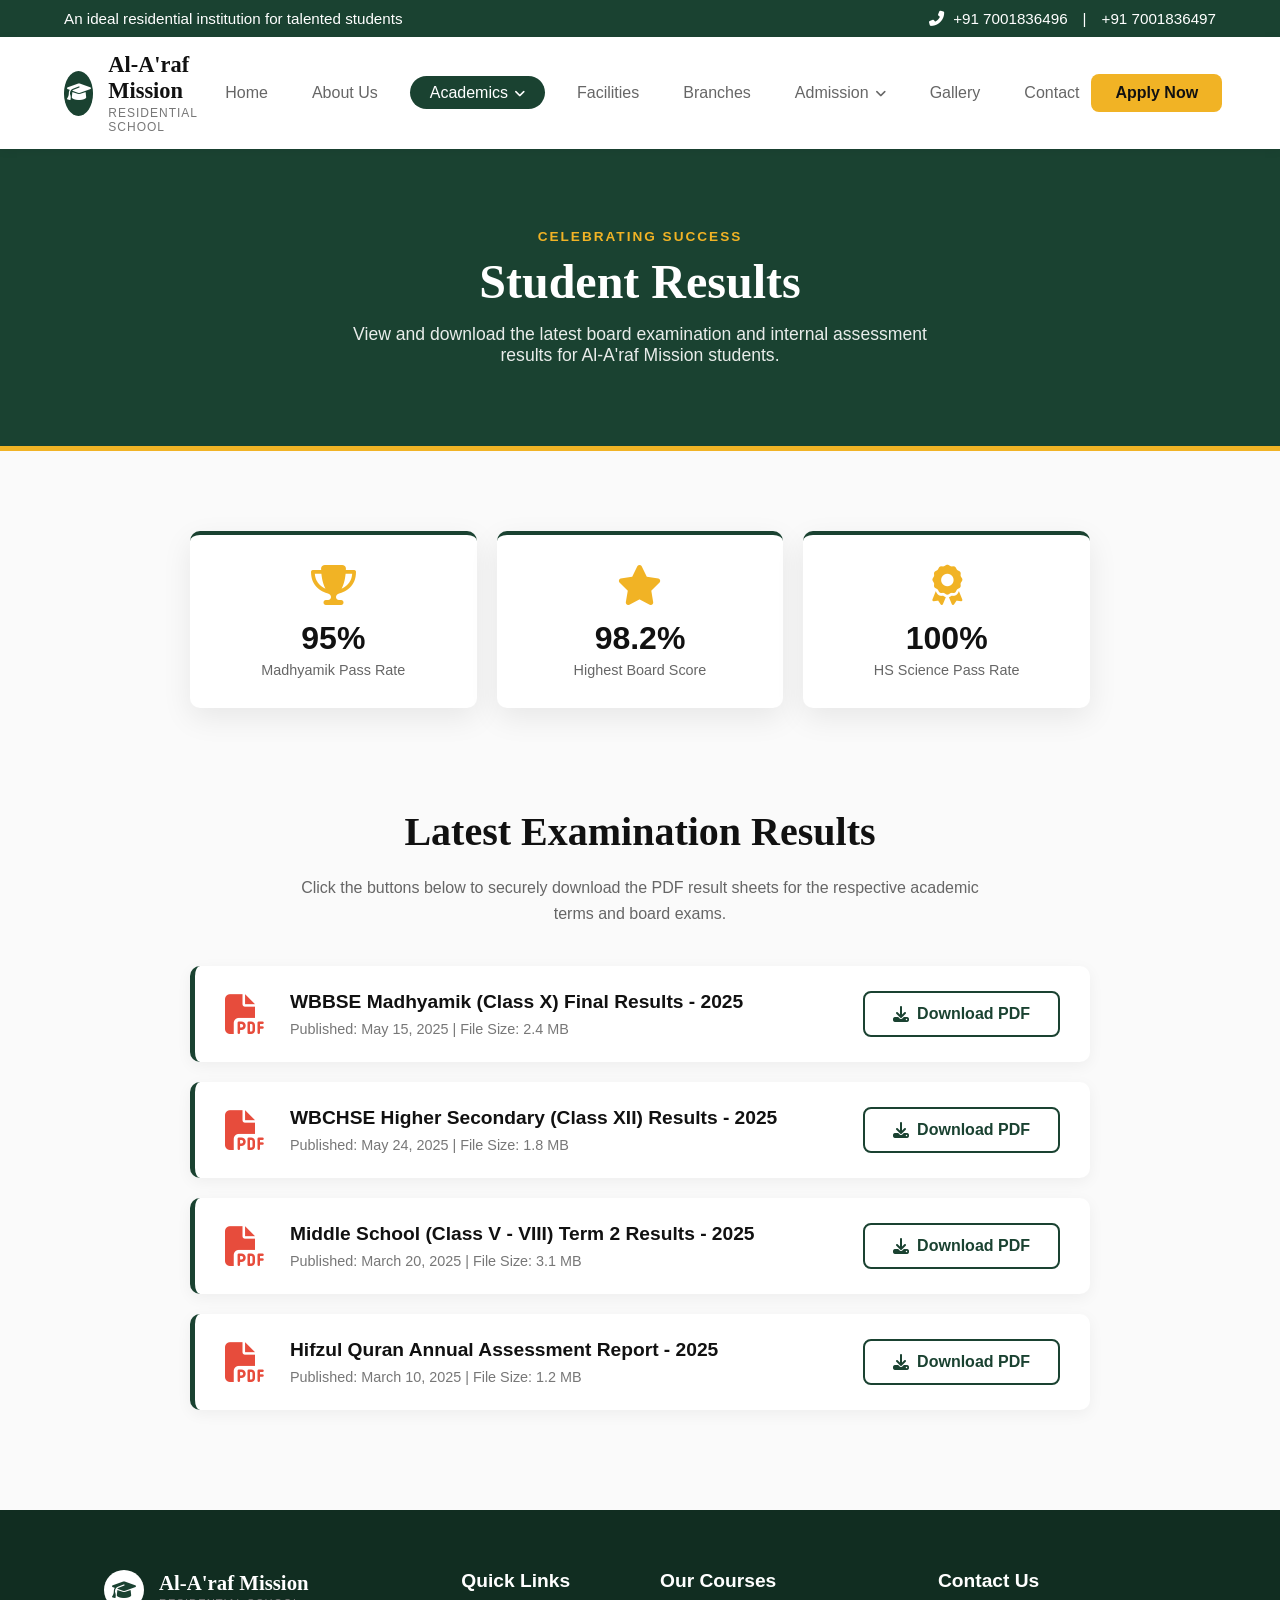
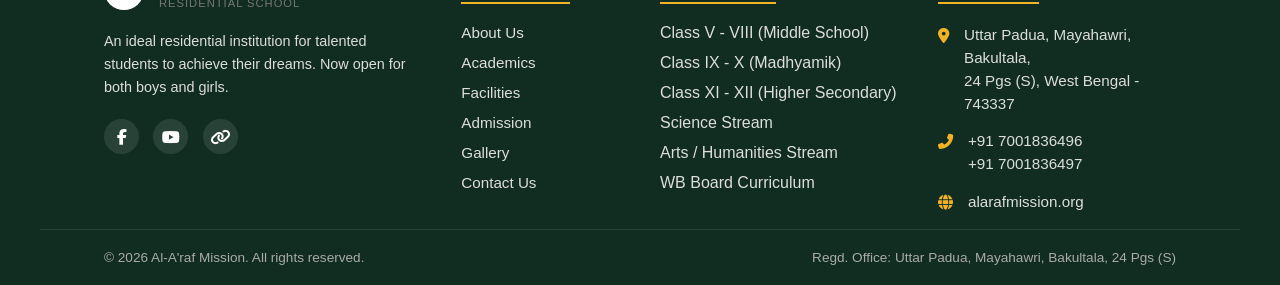
<file: result.html>
<!DOCTYPE html>
<html lang="en">
<head>
    <meta charset="UTF-8">
    <meta name="viewport" content="width=device-width, initial-scale=1.0">
    <title>Student Results | Al-A'raf Mission</title>
    <link rel="stylesheet" href="https://cdnjs.cloudflare.com/ajax/libs/font-awesome/6.4.0/css/all.min.css">
    <link rel="stylesheet" href="index_style.css">
</head>
<body>

    <header>
        <div class="top-bar">
            <div class="top-bar-left">An ideal residential institution for talented students</div>
            <div class="top-bar-right">
                <span><i class="fas fa-phone-alt"></i> +91 7001836496</span>
                <span>|</span>
                <span>+91 7001836497</span>
            </div>
        </div>

        <nav class="main-header">
            <a href="index.html" class="logo-container">
                <div class="logo-icon"><i class="fas fa-graduation-cap"></i></div>
                <div class="logo-text">
                    <h1>Al-A'raf Mission</h1>
                    <p>Residential School</p>
                </div>
            </a>

            <div class="mobile-menu-icon" id="menu-icon"><i class="fas fa-bars"></i></div>

            <ul class="nav-menu">
                <li><a href="index.html">Home</a></li>
                <li><a href="about_us.html">About Us</a></li>
                <li class="has-dropdown">
                    <a href="academics.html" class="active">Academics</a>
                    <ul class="dropdown-menu">
                        <li><a href="academics.html">Curriculum & Syllabus</a></li>
                        <li><a href="faculty.html">Faculty Members</a></li>
                        <li><a href="calendar.html">Academic Calendar</a></li>
                        <li><a href="result.html" class="active">Student Results</a></li>
                    </ul>
                </li>
                <li><a href="facilities.html">Facilities</a></li>
                <li><a href="branches.html">Branches</a></li>
                <li class="has-dropdown">
                    <a href="#">Admission</a>
                    <ul class="dropdown-menu">
                        <li><a href="admission_process.html">Admission Process</a></li>
                        <li><a href="feesStructure.html">Fee Structure</a></li>
                        <li><a href="#">Online Application Form</a></li>
                    </ul>
                </li>
                <li><a href="#">Gallery</a></li>
                <li><a href="#">Contact</a></li>
            </ul>
            <a href="#" class="cta-btn">Apply Now</a>
        </nav>
    </header>

    <section class="page-header-banner text-center text-light fade-up">
        <span class="section-subtitle" style="color: #f1b325;">CELEBRATING SUCCESS</span>
        <h1 class="page-title">Student Results</h1>
        <p class="page-desc">View and download the latest board examination and internal assessment results for Al-A'raf Mission students.</p>
    </section>

    <section class="section-padding bg-light" style="padding-bottom: 20px;">
        <div class="container fade-up delay-1">
            <div class="stats-grid" style="grid-template-columns: repeat(3, 1fr); max-width: 900px; margin: 0 auto;">
                <div class="stat-card" style="border-top-color: #1a4231;">
                    <i class="fas fa-trophy" style="color: #f1b325;"></i>
                    <h3>95%</h3>
                    <p>Madhyamik Pass Rate</p>
                </div>
                <div class="stat-card" style="border-top-color: #1a4231;">
                    <i class="fas fa-star" style="color: #f1b325;"></i>
                    <h3>98.2%</h3>
                    <p>Highest Board Score</p>
                </div>
                <div class="stat-card" style="border-top-color: #1a4231;">
                    <i class="fas fa-award" style="color: #f1b325;"></i>
                    <h3>100%</h3>
                    <p>HS Science Pass Rate</p>
                </div>
            </div>
        </div>
    </section>

    <section class="section-padding bg-light">
        <div class="container fade-up delay-2">
            
            <div class="text-center mb-5">
                <h2 class="section-title">Latest Examination Results</h2>
                <p class="section-desc">Click the buttons below to securely download the PDF result sheets for the respective academic terms and board exams.</p>
            </div>

            <div class="results-container">
                
                <div class="result-item">
                    <div class="result-info">
                        <i class="fas fa-file-pdf pdf-icon"></i>
                        <div>
                            <h4>WBBSE Madhyamik (Class X) Final Results - 2025</h4>
                            <p>Published: May 15, 2025 | File Size: 2.4 MB</p>
                        </div>
                    </div>
                    <a href="dummy_results.pdf" download class="btn btn-outline-dark">
                        <i class="fas fa-download"></i> Download PDF
                    </a>
                </div>

                <div class="result-item">
                    <div class="result-info">
                        <i class="fas fa-file-pdf pdf-icon"></i>
                        <div>
                            <h4>WBCHSE Higher Secondary (Class XII) Results - 2025</h4>
                            <p>Published: May 24, 2025 | File Size: 1.8 MB</p>
                        </div>
                    </div>
                    <a href="dummy_results.pdf" download class="btn btn-outline-dark">
                        <i class="fas fa-download"></i> Download PDF
                    </a>
                </div>

                <div class="result-item">
                    <div class="result-info">
                        <i class="fas fa-file-pdf pdf-icon"></i>
                        <div>
                            <h4>Middle School (Class V - VIII) Term 2 Results - 2025</h4>
                            <p>Published: March 20, 2025 | File Size: 3.1 MB</p>
                        </div>
                    </div>
                    <a href="dummy_results.pdf" download class="btn btn-outline-dark">
                        <i class="fas fa-download"></i> Download PDF
                    </a>
                </div>

                <div class="result-item">
                    <div class="result-info">
                        <i class="fas fa-file-pdf pdf-icon"></i>
                        <div>
                            <h4>Hifzul Quran Annual Assessment Report - 2025</h4>
                            <p>Published: March 10, 2025 | File Size: 1.2 MB</p>
                        </div>
                    </div>
                    <a href="dummy_results.pdf" download class="btn btn-outline-dark">
                        <i class="fas fa-download"></i> Download PDF
                    </a>
                </div>

            </div>

        </div>
    </section>

    <footer class="site-footer">
        <div class="container footer-grid">
            <div class="footer-col brand-col">
                <div class="footer-logo">
                    <div class="logo-icon"><i class="fas fa-graduation-cap"></i></div>
                    <div class="logo-text">
                        <h3>Al-A'raf Mission</h3>
                        <p>RESIDENTIAL SCHOOL</p>
                    </div>
                </div>
                <p class="footer-desc">An ideal residential institution for talented students to achieve their dreams. Now open for both boys and girls.</p>
                <div class="social-links">
                    <a href="#"><i class="fab fa-facebook-f"></i></a>
                    <a href="#"><i class="fab fa-youtube"></i></a>
                    <a href="#"><i class="fas fa-link"></i></a>
                </div>
            </div>

            <div class="footer-col">
                <h4>Quick Links</h4>
                <ul>
                    <li><a href="about_us.html">About Us</a></li>
                    <li><a href="#">Academics</a></li>
                    <li><a href="#">Facilities</a></li>
                    <li><a href="#">Admission</a></li>
                    <li><a href="#">Gallery</a></li>
                    <li><a href="#">Contact Us</a></li>
                </ul>
            </div>

            <div class="footer-col">
                <h4>Our Courses</h4>
                <ul>
                    <li>Class V - VIII (Middle School)</li>
                    <li>Class IX - X (Madhyamik)</li>
                    <li>Class XI - XII (Higher Secondary)</li>
                    <li>Science Stream</li>
                    <li>Arts / Humanities Stream</li>
                    <li>WB Board Curriculum</li>
                </ul>
            </div>

            <div class="footer-col contact-col">
                <h4>Contact Us</h4>
                <p><i class="fas fa-map-marker-alt"></i> Uttar Padua, Mayahawri, Bakultala,<br>24 Pgs (S), West Bengal - 743337</p>
                <p><i class="fas fa-phone-alt"></i> +91 7001836496<br>+91 7001836497</p>
                <p><i class="fas fa-globe"></i> alarafmission.org</p>
            </div>
        </div>
        
        <div class="footer-bottom container">
            <p>&copy; 2026 Al-A'raf Mission. All rights reserved.</p>
            <p>Regd. Office: Uttar Padua, Mayahawri, Bakultala, 24 Pgs (S)</p>
        </div>
    </footer>

    <script src="script.js"></script>
</body>
</html>
</file>
<file: index_style.css>
/* --- General Reset --- */
* {
    margin: 0;
    padding: 0;
    box-sizing: border-box;
    font-family: 'Segoe UI', Tahoma, Geneva, Verdana, sans-serif;
}

body {
    background-color: #f4f4f4;    
}
header {
    position: relative;
    z-index: 99999; /* Ensures the entire header block is on top */
}

/* --- Top Bar --- */
.top-bar {
    background-color: #1a4231;
    color: #ffffff;
    display: flex;
    justify-content: space-between;
    align-items: center;
    padding: 10px 5%;
    font-size: 0.95rem;
}

.top-bar-right {
    display: flex;
    align-items: center;
    gap: 15px;
}

.top-bar-right i {
    margin-right: 5px;
}

/* --- Main Navigation Bar --- */
.main-header {
    background-color: #ffffff;
    display: flex;
    justify-content: space-between;
    align-items: center;
    padding: 15px 5%;
    box-shadow: 0 2px 10px rgba(0,0,0,0.05);
    position: relative; 
    z-index: 9999; 
}

/* Logo Section */
.logo-container {
    display: flex;
    align-items: center;
    gap: 15px;
    text-decoration: none;
}

.logo-icon {
    background-color: #1a4231;
    color: white;
    width: 45px;
    height: 45px;
    border-radius: 50%;
    display: flex;
    justify-content: center;
    align-items: center;
    font-size: 1.2rem;
}

.logo-text h1 {
    color: #111;
    font-size: 1.4rem;
    font-family: Georgia, 'Times New Roman', Times, serif;
    margin-bottom: 2px;
}

.logo-text p {
    color: #777;
    font-size: 0.75rem;
    letter-spacing: 1px;
    text-transform: uppercase;
}

/* Navigation Menu (Desktop) */
.nav-menu {
    display: flex;
    list-style: none;
    align-items: center;
    gap: 20px;
}

.nav-menu li {
    position: relative; 
}

.nav-menu a {
    text-decoration: none;
    color: #666;
    font-size: 1rem;
    padding: 8px 12px;
    transition: all 0.3s ease;
    white-space: nowrap; 
}

.nav-menu a:hover {
    color: #1a4231;
}

.nav-menu a.active {
    background-color: #1a4231;
    color: #ffffff;
    border-radius: 20px;
    padding: 8px 20px;
}

/* Dropdown Submenus (Desktop) */
.dropdown-menu {
    position: absolute;
    top: 100%;
    left: 0;
    background-color: #ffffff;
    min-width: 200px;
    box-shadow: 0 4px 15px rgba(0,0,0,0.1);
    border-radius: 5px;
    list-style: none;
    padding: 10px 0;
    opacity: 0;
    visibility: hidden;
    transform: translateY(10px);
    transition: all 0.3s ease;
    z-index: 100;
}

.nav-menu li:hover .dropdown-menu {
    opacity: 1;
    visibility: visible;
    transform: translateY(0);
}

.dropdown-menu li {
    width: 100%;
}

.dropdown-menu a {
    display: block;
    padding: 10px 20px;
    color: #444;
    font-size: 0.95rem;
}

.dropdown-menu a:hover {
    background-color: #f4f4f4;
    color: #1a4231;
}

.has-dropdown > a::after {
    content: '\f107';
    font-family: 'Font Awesome 6 Free';
    font-weight: 900;
    margin-left: 6px;
    font-size: 0.8rem;
}

.cta-btn {
    background-color: #f1b325;
    color: #111;
    text-decoration: none;
    font-weight: bold;
    padding: 10px 24px;
    border-radius: 8px;
    transition: background-color 0.3s ease;
    white-space: nowrap;
}

.cta-btn:hover {
    background-color: #e0a31d;
}

/* --- Mobile Menu Icon --- */
.mobile-menu-icon {
    display: none;
    font-size: 1.5rem;
    color: #1a4231;
    cursor: pointer;
}

/* =========================================
    RESPONSIVE MEDIA QUERIES
   ========================================= */
@media screen and (max-width: 1080px) {
    .top-bar {
        flex-direction: column;
        text-align: center;
        gap: 8px;
        padding: 10px;
    }

    .mobile-menu-icon {
        display: block; 
    }

    .cta-btn {
        display: none; 
    }

    .main-header {
        position: relative;
    }

    .nav-menu {
        display: none !important; 
        flex-direction: column;
        position: absolute;
        top: 100%;
        left: 0;
        width: 100%;
        background-color: #ffffff;
        box-shadow: 0 8px 15px rgba(0,0,0,0.1); /* Slightly larger shadow for depth */
        padding: 0;
        z-index: 99999; /* BOOSTED Z-INDEX */
    }

    .nav-menu.show-menu {
        display: flex !important; 
    }

    .nav-menu li {
        width: 100%;
        text-align: left;
    }

    .nav-menu a {
        display: block;
        padding: 15px 20px;
        border-bottom: 1px solid #eee;
    }

    .nav-menu a.active {
        border-radius: 0; 
    }

    .dropdown-menu {
        position: static;
        box-shadow: none;
        opacity: 1;
        visibility: visible;
        display: none; 
        transform: none;
        padding-left: 20px;
        background-color: #f9f9f9;
    }

    .nav-menu li:hover .dropdown-menu {
        display: block;
    }
}

/* ==========================================
    UTILITIES & BASE STYLES
   ========================================== */
.container {
    max-width: 1200px;
    margin: 0 auto;
    padding: 0 5%;
}
.section-padding { padding: 80px 0; }
.text-center { text-align: center; }
.text-light { color: #fff !important; }

.section-subtitle {
    display: block;
    color: #1a4231;
    font-weight: 700;
    letter-spacing: 2px;
    font-size: 0.85rem;
    text-transform: uppercase;
    margin-bottom: 10px;
}
.section-title {
    font-size: 2.5rem;
    color: #111;
    font-family: Georgia, serif;
    margin-bottom: 20px;
}
.section-desc {
    color: #666;
    max-width: 700px;
    margin: 0 auto 40px auto;
    line-height: 1.6;
}

/* Buttons */
.btn {
    display: inline-flex;
    align-items: center;
    gap: 8px;
    padding: 12px 28px;
    border-radius: 8px;
    font-weight: 600;
    text-decoration: none;
    transition: all 0.3s ease;
    cursor: pointer;
    border: 2px solid transparent;
}
.btn-primary {
    background-color: #f1b325;
    color: #111;
}
.btn-primary:hover { background-color: #e0a31d; }

.btn-outline {
    border-color: #fff;
    color: #fff;
}
.btn-outline:hover { background-color: #fff; color: #111; }

.btn-outline-dark {
    border-color: #1a4231;
    color: #1a4231;
}
.btn-outline-dark:hover { background-color: #1a4231; color: #fff; }

/* ==========================================
    HERO SECTION
   ========================================== */
.hero {
    position: relative;
    background-image: url('https://i.ibb.co/QjD0P903/ref.jpg');
    background-size: cover;
    background-position: center;
    min-height: 80vh;
    display: flex;
    align-items: center;
}
.hero-overlay {
    position: absolute;
    top: 0; left: 0; width: 100%; height: 100%;
    background: linear-gradient(to right, rgba(26, 66, 49, 0.9) 0%, rgba(26, 66, 49, 0.6) 100%);
}
.hero-content {
    position: relative;
    z-index: 2;
    color: #fff;
    max-width: 800px;
}
.hero .badge {
    display: inline-block;
    background: rgba(241, 179, 37, 0.2);
    color: #f1b325;
    padding: 8px 16px;
    border-radius: 20px;
    font-size: 0.9rem;
    margin-bottom: 20px;
    border: 1px solid #f1b325;
}
.hero h1 {
    font-family: Georgia, serif;
    font-size: 4rem;
    line-height: 1.1;
    margin-bottom: 20px;
}
.hero p {
    font-size: 1.1rem;
    line-height: 1.6;
    margin-bottom: 30px;
    opacity: 0.9;
    max-width: 600px;
}
.hero-buttons { display: flex; gap: 15px; flex-wrap: wrap; }

/* ==========================================
    NOTICE BAR
   ========================================== */
.notice-bar {
    background-color: #f1b325;
    color: #111;
    /* 20px top, 0 sides, 20px bottom to make room for the overlapping cards */
    padding: 20px 0 20px 0; 
    text-align: center;
    font-weight: 500;
    font-size: 0.95rem;
}
.notice-bar a {
    color: #111;
    font-weight: bold;
    margin-left: 10px;
}

/* ==========================================
    STATS SECTION
   ========================================== */
/* ==========================================
    STATS SECTION
   ========================================== */
.stats-section {
    margin-top: 50px; /* FIX: Changed from -40px to 50px to push it below the notice bar */
    position: relative;
    z-index: 5;
    margin-bottom: 60px;
}
.stats-grid {
    display: grid;
    grid-template-columns: repeat(auto-fit, minmax(220px, 1fr));
    gap: 20px;
    margin-top: 20px;
}
.stat-card {
    background: #fff;
    padding: 30px 20px;
    text-align: center;
    border-radius: 10px;
    box-shadow: 0 10px 30px rgba(0,0,0,0.08);
    border-top: 4px solid #f1b325;
    transition: transform 0.3s;
}
.stat-card:hover { transform: translateY(-5px); }
.stat-card i {
    font-size: 2.5rem;
    color: #1a4231;
    margin-bottom: 15px;
}
.stat-card h3 { font-size: 2rem; color: #111; margin-bottom: 5px; }
.stat-card p { color: #666; font-size: 0.9rem; }

/* ==========================================
    ABOUT SECTION
   ========================================== */
.about-grid {
    display: grid;
    grid-template-columns: 1fr 1fr;
    gap: 50px;
    align-items: center;
}
.about-text p {
    color: #555;
    line-height: 1.8;
    margin-bottom: 20px;
}
.about-image { position: relative; }
.about-image img {
    width: 100%;
    border-radius: 10px;
    box-shadow: 0 15px 40px rgba(0,0,0,0.1);
}
.year-badge {
    position: absolute;
    bottom: -20px;
    left: -20px;
    background: #1a4231;
    color: #fff;
    padding: 20px 30px;
    border-radius: 10px;
    text-align: center;
    border-bottom: 4px solid #f1b325;
}
.year-badge span { display: block; font-size: 0.9rem; opacity: 0.8;}
.year-badge strong { font-size: 2rem; font-family: Georgia, serif;}

/* ==========================================
    FACILITIES SECTION
   ========================================== */
.facilities-section {
    background-color: #1a4231;
    color: #fff;
}
.facilities-section .section-subtitle { color: #f1b325; }
.facilities-grid {
    display: grid;
    grid-template-columns: repeat(auto-fit, minmax(250px, 1fr));
    gap: 30px;
    margin-top: 40px;
}
.facility-card {
    background: rgba(255, 255, 255, 0.05);
    padding: 30px 20px;
    border-radius: 10px;
    text-align: left;
    transition: background 0.3s;
    border: 1px solid rgba(255,255,255,0.1);
}
.facility-card:hover { background: rgba(255, 255, 255, 0.1); }
.facility-card i {
    font-size: 2rem;
    color: #f1b325;
    margin-bottom: 20px;
}
.facility-card h4 { font-size: 1.2rem; margin-bottom: 10px; }
.facility-card p { color: #d1d1d1; font-size: 0.9rem; line-height: 1.6; }

/* ==========================================
    WHY CHOOSE US SECTION
   ========================================== */
.why-grid {
    display: grid;
    grid-template-columns: 1fr 1fr;
    gap: 50px;
    align-items: center;
}
.features-list {
    list-style: none;
    display: grid;
    grid-template-columns: 1fr 1fr;
    gap: 15px;
    margin-top: 30px;
}
.features-list li {
    display: flex;
    align-items: flex-start;
    gap: 10px;
    color: #444;
    font-size: 0.95rem;
    line-height: 1.4;
}
.features-list i { color: #1a4231; margin-top: 3px;}

.why-stats-grid {
    display: grid;
    grid-template-columns: 1fr 1fr;
    gap: 20px;
}
.w-stat {
    padding: 40px 20px;
    text-align: center;
    border-radius: 10px;
    color: #fff;
}
.w-stat i { font-size: 2.5rem; margin-bottom: 15px; }
.w-stat h3 { font-size: 2.2rem; margin-bottom: 5px; }
.bg-green { background-color: #1a4231; }
.bg-green i { color: #f1b325; }
.bg-yellow { background-color: #f1b325; color: #111; }
.bg-yellow i { color: #1a4231; }

/* ==========================================
    CTA SECTION
   ========================================== */
.cta-section { background-color: #f4f7f6; }
.cta-section h2 { font-family: Georgia, serif; font-size: 2.5rem; margin-bottom: 15px;}
.cta-section p { color: #555; max-width: 600px; margin: 0 auto 30px auto; line-height: 1.6;}
.cta-buttons { display: flex; justify-content: center; gap: 15px; }

/* ==========================================
    FOOTER
   ========================================== */
.site-footer {
    background-color: #112d21;
    color: #ddd;
    padding-top: 60px;
}
.footer-grid {
    display: grid;
    grid-template-columns: 2fr 1fr 1.5fr 1.5fr;
    gap: 40px;
    margin-bottom: 40px;
}
.footer-logo { display: flex; align-items: center; gap: 15px; margin-bottom: 20px; color: #fff;}
.footer-logo .logo-icon {
    background: #fff; color: #1a4231;
    width: 40px; height: 40px; border-radius: 50%;
    display: flex; justify-content: center; align-items: center; font-size: 1.2rem;
}
.footer-logo h3 { font-family: Georgia, serif; font-size: 1.3rem; margin-bottom: 2px;}
.footer-logo p { font-size: 0.7rem; letter-spacing: 1px; }
.footer-desc { font-size: 0.9rem; line-height: 1.6; margin-bottom: 20px; }

.social-links a {
    display: inline-flex; justify-content: center; align-items: center;
    width: 35px; height: 35px; border-radius: 50%;
    background: rgba(255,255,255,0.1); color: #fff; text-decoration: none;
    margin-right: 10px; transition: background 0.3s;
}
.social-links a:hover { background: #f1b325; color: #111; }

.footer-col h4 { color: #fff; font-size: 1.2rem; margin-bottom: 20px; border-bottom: 2px solid #f1b325; padding-bottom: 10px; display: inline-block;}
.footer-col ul { list-style: none; padding: 0; }
.footer-col ul li { margin-bottom: 12px; }
.footer-col ul a { color: #ddd; text-decoration: none; transition: color 0.3s; font-size: 0.95rem;}
.footer-col ul a:hover { color: #f1b325; }

.contact-col p { display: flex; gap: 15px; margin-bottom: 15px; font-size: 0.95rem; line-height: 1.5;}
.contact-col i { color: #f1b325; margin-top: 4px; }

.footer-bottom {
    border-top: 1px solid rgba(255,255,255,0.1);
    padding: 20px 5%;
    display: flex;
    justify-content: space-between;
    font-size: 0.85rem;
    color: #aaa;
}

@media screen and (max-width: 992px) {
    .hero h1 { font-size: 3rem; }
    .about-grid, .why-grid { grid-template-columns: 1fr; gap: 40px; }
    .footer-grid { grid-template-columns: 1fr 1fr; }
}

@media screen and (max-width: 768px) {
    .hero { text-align: center; }
    .hero h1 { font-size: 2.5rem; }
    .hero p { margin-left: auto; margin-right: auto; }
    .hero-buttons { justify-content: center; }
    .features-list { grid-template-columns: 1fr; }
    .stats-section { margin-top: 20px; }
    .footer-grid { grid-template-columns: 1fr; }
    .footer-bottom { flex-direction: column; text-align: center; gap: 10px; }
}
@media screen and (max-width: 768px) {
    /* ... your other mobile rules ... */

    /* Reset the notice bar so it's normal size on phones */
    .notice-bar {
        padding: 15px 10px; 
    }
    
    /* Push the stats section down so it doesn't overlap on phones */
    .stats-section {
        margin-top: 30px; 
    }
}

/* ==========================================
    SCROLL ANIMATIONS
   ========================================== */
.fade-up {
    opacity: 0;
    transform: translateY(40px);
    transition: opacity 0.8s ease-out, transform 0.8s ease-out;
}

.fade-up.visible {
    opacity: 1;
    transform: translateY(0);
}

.delay-1 { transition-delay: 0.1s; }
.delay-2 { transition-delay: 0.2s; }
.delay-3 { transition-delay: 0.3s; }
.delay-4 { transition-delay: 0.4s; }
.delay-5 { transition-delay: 0.5s; }
.delay-6 { transition-delay: 0.6s; }
.delay-7 { transition-delay: 0.7s; }
.delay-8 { transition-delay: 0.8s; }


/* ==========================================
   ABOUT US PAGE STYLES
   ========================================== */

/* Page Header Banner */
.page-header-banner {
    background-color: #1a4231;
    padding: 80px 20px;
    border-bottom: 5px solid #f1b325;
}
.page-title {
    font-size: 3rem;
    font-family: Georgia, serif;
    margin-bottom: 15px;
}
.page-desc {
    font-size: 1.1rem;
    max-width: 600px;
    margin: 0 auto;
    opacity: 0.9;
}

/* Background Utility */
.bg-light {
    background-color: #fafafa;
}
.mt-4 {
    margin-top: 40px;
}

/* Who We Are Section */
.who-we-are-grid {
    display: grid;
    grid-template-columns: 1fr 1fr;
    gap: 60px;
    align-items: center;
}
.who-text p {
    color: #555;
    line-height: 1.8;
    margin-bottom: 20px;
    font-size: 1rem;
}
.who-image img {
    width: 100%;
    border-radius: 12px;
    box-shadow: 0 15px 40px rgba(0,0,0,0.1);
}

/* Reusable Icon Box */
.icon-box {
    background-color: #fdf5e6; /* Very light yellow */
    color: #f1b325; /* Dark yellow/gold */
    width: 60px;
    height: 60px;
    border-radius: 12px;
    display: flex;
    justify-content: center;
    align-items: center;
    font-size: 1.8rem;
    margin-bottom: 20px;
}

/* Mission & Vision Section */
.mission-vision-grid {
    display: grid;
    grid-template-columns: 1fr 1fr;
    gap: 40px;
}
.mv-card {
    background: #ffffff;
    padding: 40px;
    border-radius: 12px;
    border: 1px solid #eee;
    box-shadow: 0 5px 20px rgba(0,0,0,0.03);
    transition: transform 0.3s ease, box-shadow 0.3s ease;
}
.mv-card:hover {
    transform: translateY(-5px);
    box-shadow: 0 10px 30px rgba(0,0,0,0.08);
}
.mv-card h3 {
    font-family: Georgia, serif;
    font-size: 1.8rem;
    color: #111;
    margin-bottom: 15px;
}
.mv-card p {
    color: #555;
    line-height: 1.7;
}

/* Core Values Section */
.core-values-grid {
    display: grid;
    grid-template-columns: repeat(3, 1fr);
    gap: 30px;
    text-align: left;
}
.value-card {
    background: #ffffff;
    padding: 30px;
    border-radius: 12px;
    border: 1px solid #eee;
    box-shadow: 0 4px 15px rgba(0,0,0,0.03);
    transition: all 0.3s ease;
}
.value-card:hover {
    transform: translateY(-5px);
    box-shadow: 0 10px 25px rgba(0,0,0,0.08);
    border-color: #f1b325;
}
.value-card h4 {
    font-size: 1.3rem;
    color: #111;
    margin-bottom: 10px;
}
.value-card p {
    color: #666;
    line-height: 1.6;
    font-size: 0.95rem;
}

/* Responsive adjustments for new grids */
@media screen and (max-width: 992px) {
    .who-we-are-grid, 
    .mission-vision-grid {
        grid-template-columns: 1fr;
        gap: 40px;
    }
    .core-values-grid {
        grid-template-columns: 1fr 1fr;
    }
}

@media screen and (max-width: 768px) {
    .core-values-grid {
        grid-template-columns: 1fr;
    }
    .page-title {
        font-size: 2.2rem;
    }
}

/* ==========================================
   ACADEMICS PAGE STYLES
   ========================================== */

.mb-5 { margin-bottom: 40px; }

/* Curriculum Overview Grid */
.curriculum-overview-grid {
    display: grid;
    grid-template-columns: 1fr 1fr;
    gap: 40px;
    margin-top: 30px;
}

.curriculum-box {
    background: #fff;
    padding: 40px;
    border-radius: 12px;
    box-shadow: 0 5px 20px rgba(0,0,0,0.04);
    border-top: 4px solid #f1b325;
}

.curriculum-box h3 {
    font-family: Georgia, serif;
    font-size: 1.6rem;
    color: #111;
    margin-bottom: 20px;
}

.curriculum-list {
    list-style: none;
    padding: 0;
}

.curriculum-list li {
    display: flex;
    align-items: center;
    gap: 12px;
    padding: 12px 0;
    border-bottom: 1px solid #eee;
    color: #555;
    font-size: 1.05rem;
}

.curriculum-list li:last-child {
    border-bottom: none;
}

.curriculum-list i {
    color: #f1b325;
    font-size: 1.2rem;
}

/* Streams & Programs Grid (Syllabus) */
.streams-grid {
    display: grid;
    grid-template-columns: 1fr 1fr;
    gap: 30px;
}

.stream-card {
    background: #fff;
    padding: 35px;
    border-radius: 12px;
    border: 1px solid #eaeaea;
    box-shadow: 0 4px 15px rgba(0,0,0,0.03);
    transition: transform 0.3s ease, box-shadow 0.3s ease;
}

.stream-card:hover {
    transform: translateY(-5px);
    box-shadow: 0 10px 25px rgba(0,0,0,0.08);
}

.stream-header {
    display: flex;
    justify-content: space-between;
    margin-bottom: 15px;
}

.board-badge {
    background-color: #e8f5e9;
    color: #1a4231;
    padding: 4px 12px;
    border-radius: 20px;
    font-size: 0.8rem;
    font-weight: 600;
}

.class-badge {
    color: #666;
    font-size: 0.9rem;
    font-weight: 500;
}

.stream-card h3 {
    font-family: Georgia, serif;
    font-size: 1.5rem;
    color: #111;
    margin-bottom: 20px;
    padding-bottom: 15px;
    border-bottom: 1px solid #eee;
}

/* Subject Tags Layout */
.subject-tags {
    display: flex;
    flex-wrap: wrap;
    gap: 10px;
}

.tag {
    background-color: #fdf5e6;
    color: #b8860b;
    border: 1px solid #f1b325;
    padding: 6px 14px;
    border-radius: 20px;
    font-size: 0.85rem;
    font-weight: 500;
}

/* Achievements Grid */
.achievements-grid {
    display: grid;
    grid-template-columns: repeat(4, 1fr);
    gap: 20px;
    margin-top: 40px;
}

.achievement-card {
    background: rgba(255, 255, 255, 0.05);
    padding: 30px 20px;
    border-radius: 10px;
    border: 1px solid rgba(255,255,255,0.1);
    transition: background 0.3s;
}

.achievement-card:hover {
    background: rgba(255, 255, 255, 0.1);
}

.achievement-card i {
    font-size: 2.5rem;
    color: #f1b325;
    margin-bottom: 15px;
}

.achievement-card h3 {
    font-size: 2.2rem;
    margin-bottom: 5px;
}

.achievement-card p {
    color: #d1d1d1;
    font-size: 0.95rem;
}

/* Responsive Rules for Academics Page */
@media screen and (max-width: 992px) {
    .curriculum-overview-grid,
    .streams-grid {
        grid-template-columns: 1fr;
    }
    .achievements-grid {
        grid-template-columns: 1fr 1fr;
    }
}

@media screen and (max-width: 768px) {
    .achievements-grid {
        grid-template-columns: 1fr;
    }
}


/* --- Page-Specific Styles for Faculty Page --- *//* --- Page-Specific Styles for Faculty Page --- */
/* --- Page-Specific Styles for Faculty Page --- *//* --- Page-Specific Styles for Faculty Page --- */

        /* Common Page Banner */
        .page-banner {
            background-color: #1a4a3a; /* Theme dark green */
            color: #ffffff;
            padding: 80px 0;
            text-align: center;
        }
        .page-banner h1 {
            font-size: 2.8rem;
            margin-bottom: 15px;
            color: #f0c419; /* Theme yellow/gold */
        }
        .page-banner p {
            font-size: 1.1rem;
            opacity: 0.9;
        }

        /* Faculty Section */
        .faculty-section {
            padding: 60px 20px;
            background-color: #f4f7f6;
        }
        .container {
            max-width: 1200px;
            margin: 0 auto;
        }
        .section-header {
            text-align: center;
            margin-bottom: 50px;
        }
        .section-header h2 {
            font-size: 2.2rem;
            color: #1a4a3a;
            margin-bottom: 10px;
            position: relative;
            display: inline-block;
        }
        .section-header h2::after {
            content: '';
            display: block;
            width: 60px;
            height: 3px;
            background-color: #f0c419;
            margin: 10px auto 0;
        }
        .section-header p {
            color: #666;
            max-width: 700px;
            margin: 0 auto;
        }

        /* Faculty Grid & Cards */
        .faculty-grid {
            display: grid;
            grid-template-columns: repeat(auto-fit, minmax(300px, 1fr));
            gap: 30px;
        }
        .teacher-card {
            background-color: #fff;
            border-radius: 10px;
            overflow: hidden;
            box-shadow: 0 5px 15px rgba(0,0,0,0.08);
            transition: transform 0.3s ease, box-shadow 0.3s ease;
        }
        .teacher-card:hover {
            transform: translateY(-10px);
            box-shadow: 0 15px 30px rgba(0,0,0,0.12);
        }
        .teacher-image {
            height: 350px;
            overflow: hidden;
        }
        .teacher-image img {
            width: 100%;
            height: 100%;
            object-fit: cover;
            object-position: top center;
            transition: transform 0.5s ease;
        }
        .teacher-card:hover .teacher-image img {
            transform: scale(1.05);
        }
        .teacher-info {
            padding: 25px;
            text-align: center;
        }
        .teacher-info h3 {
            font-size: 1.4rem;
            color: #1a4a3a;
            margin-bottom: 5px;
        }
        .designation {
            display: block;
            font-weight: 600;
            color: #f0c419;
            margin-bottom: 15px;
        }
        .qualification {
            font-size: 0.9rem;
            color: #555;
            font-style: italic;
            margin-bottom: 15px;
            padding-bottom: 15px;
            border-bottom: 1px solid #eee;
        }
        .bio {
            font-size: 0.95rem;
            color: #666;
            line-height: 1.6;
        }


                /* ==========================================
        ACADEMIC CALENDAR STYLES
        ========================================== */

        .calendar-actions {
            margin-bottom: 40px;
        }

        .calendar-grid {
            display: grid;
            grid-template-columns: 1fr 1fr;
            gap: 40px;
        }

        .calendar-card {
            background: #fff;
            border-radius: 12px;
            box-shadow: 0 5px 20px rgba(0,0,0,0.05);
            overflow: hidden;
            border: 1px solid #eee;
        }

        .calendar-card-header {
            background-color: #1a4231;
            color: #fff;
            padding: 20px;
            text-align: center;
            border-bottom: 4px solid #f1b325;
        }

        .calendar-card-header h3 {
            font-family: Georgia, serif;
            font-size: 1.5rem;
            margin: 0;
        }

        .event-list {
            list-style: none;
            padding: 0;
            margin: 0;
        }

        .event-list li {
            display: flex;
            align-items: center;
            padding: 20px;
            border-bottom: 1px solid #eee;
            transition: background-color 0.3s;
        }

        .event-list li:hover {
            background-color: #fdf5e6; /* Light yellow hover effect */
        }

        .event-list li:last-child {
            border-bottom: none;
        }

        .date-badge {
            background-color: #f4f7f6;
            border: 2px solid #1a4231;
            border-radius: 8px;
            min-width: 70px;
            text-align: center;
            padding: 8px 5px;
            margin-right: 20px;
            display: flex;
            flex-direction: column;
        }

        .date-badge .month {
            font-size: 0.8rem;
            font-weight: 700;
            text-transform: uppercase;
            color: #1a4231;
            margin-bottom: 2px;
        }

        .date-badge .day {
            font-size: 1.5rem;
            font-weight: bold;
            color: #111;
            line-height: 1;
        }

        /* Color coding for specific types of events */
        .date-badge.holiday {
            border-color: #e74c3c;
        }
        .date-badge.holiday .month {
            color: #e74c3c;
        }

        .date-badge.exam {
            border-color: #f1b325;
            background-color: #fffde7;
        }

        .event-info h4 {
            font-size: 1.1rem;
            color: #111;
            margin-bottom: 5px;
        }

        .event-info p {
            font-size: 0.9rem;
            color: #666;
            margin: 0;
        }

        /* Mobile Responsiveness for Calendar */
        @media screen and (max-width: 992px) {
            .calendar-grid {
                grid-template-columns: 1fr;
                gap: 30px;
            }
        }


                /* ==========================================
        STUDENT RESULTS STYLES
        ========================================== */

        .results-container {
            max-width: 900px;
            margin: 0 auto;
        }

        .result-item {
            display: flex;
            justify-content: space-between;
            align-items: center;
            background: #ffffff;
            padding: 25px 30px;
            border-radius: 10px;
            margin-bottom: 20px;
            box-shadow: 0 4px 15px rgba(0,0,0,0.05);
            border-left: 5px solid #1a4231;
            transition: transform 0.3s ease, box-shadow 0.3s ease;
        }

        .result-item:hover {
            transform: translateX(5px);
            box-shadow: 0 8px 25px rgba(0,0,0,0.08);
            border-left-color: #f1b325;
        }

        .result-info {
            display: flex;
            align-items: center;
            gap: 25px;
        }

        .pdf-icon {
            font-size: 2.5rem;
            color: #e74c3c; /* A standard PDF red color */
        }

        .result-info h4 {
            font-size: 1.2rem;
            color: #111;
            margin-bottom: 8px;
            font-family: 'Segoe UI', sans-serif;
        }

        .result-info p {
            color: #777;
            font-size: 0.9rem;
            margin: 0;
        }

        /* Mobile Responsiveness for Results */
        @media screen and (max-width: 768px) {
            .result-item {
                flex-direction: column;
                text-align: center;
                gap: 20px;
                padding: 25px 20px;
            }
            
            .result-info {
                flex-direction: column;
                gap: 15px;
            }
            
            .stats-grid[style] {
                grid-template-columns: 1fr !important; /* Forces the 3 stats to stack on mobile */
            }
        }


                /* ==========================================
        FACILITIES PAGE STYLES
        ========================================== */

        /* Hostel Showcase Layout */
        .hostel-showcase {
            display: grid;
            grid-template-columns: 1fr 1fr;
            gap: 60px;
            align-items: center;
        }

        .hostel-text p {
            color: #555;
            line-height: 1.8;
            margin-bottom: 25px;
            font-size: 1.05rem;
        }

        .hostel-image img {
            width: 100%;
            border-radius: 12px;
            box-shadow: 0 15px 40px rgba(0,0,0,0.1);
            border: 5px solid #fff;
        }

        /* Facilities Grid Layout for the Dedicated Page */
        .fac-page-grid {
            display: grid;
            grid-template-columns: repeat(3, 1fr);
            gap: 30px;
        }

        .fac-page-card {
            background: #fff;
            padding: 40px 30px;
            border-radius: 12px;
            text-align: center;
            border: 1px solid #eee;
            box-shadow: 0 4px 15px rgba(0,0,0,0.03);
            transition: all 0.3s ease;
        }

        .fac-page-card:hover {
            transform: translateY(-8px);
            box-shadow: 0 12px 30px rgba(0,0,0,0.08);
            border-color: #f1b325;
        }

        .fac-icon-wrapper {
            width: 80px;
            height: 80px;
            background-color: #fdf5e6;
            border-radius: 50%;
            display: flex;
            justify-content: center;
            align-items: center;
            margin: 0 auto 20px auto;
            transition: background-color 0.3s ease;
        }

        .fac-page-card:hover .fac-icon-wrapper {
            background-color: #1a4231;
        }

        .fac-icon-wrapper i {
            font-size: 2rem;
            color: #f1b325;
        }

        .fac-page-card h3 {
            font-size: 1.4rem;
            color: #111;
            margin-bottom: 15px;
            font-family: Georgia, serif;
        }

        .fac-page-card p {
            color: #666;
            line-height: 1.6;
            font-size: 0.95rem;
        }

        /* Responsive adjustments for Facilities */
        @media screen and (max-width: 992px) {
            .hostel-showcase {
                grid-template-columns: 1fr;
                gap: 40px;
            }
            
            .fac-page-grid {
                grid-template-columns: repeat(2, 1fr);
            }
        }

        @media screen and (max-width: 768px) {
            .fac-page-grid {
                grid-template-columns: 1fr;
            }
        }


                /* ==========================================
        BRANCHES PAGE STYLES
        ========================================== */

        .branches-grid {
            display: grid;
            grid-template-columns: repeat(3, 1fr);
            gap: 30px;
            margin-top: 20px;
        }

        .branch-card {
            background: #fff;
            border-radius: 12px;
            overflow: hidden;
            box-shadow: 0 5px 20px rgba(0,0,0,0.06);
            border: 1px solid #eee;
            transition: transform 0.3s ease, box-shadow 0.3s ease;
            display: flex;
            flex-direction: column;
        }

        .branch-card:hover {
            transform: translateY(-8px);
            box-shadow: 0 15px 30px rgba(0,0,0,0.12);
        }

        .branch-img {
            position: relative;
            height: 220px;
        }

        .branch-img img {
            width: 100%;
            height: 100%;
            object-fit: cover;
        }

        .branch-badge {
            position: absolute;
            bottom: -15px;
            right: 20px;
            color: #fff;
            padding: 8px 20px;
            border-radius: 20px;
            font-size: 0.9rem;
            font-weight: bold;
            box-shadow: 0 4px 10px rgba(0,0,0,0.2);
        }

        .branch-badge.bg-green {
            background-color: #1a4231;
            color: #f1b325;
        }

        .branch-badge.bg-yellow {
            background-color: #f1b325;
            color: #1a4231;
        }

        .branch-content {
            padding: 30px 25px 25px 25px;
            display: flex;
            flex-direction: column;
            flex-grow: 1;
        }

        .branch-content h3 {
            font-family: Georgia, serif;
            font-size: 1.5rem;
            color: #111;
            margin-bottom: 10px;
        }

        .branch-focus {
            color: #1a4231;
            font-size: 0.95rem;
            margin-bottom: 15px;
            padding-bottom: 15px;
            border-bottom: 1px dashed #ddd;
        }

        .branch-focus i {
            color: #f1b325;
            margin-right: 5px;
        }

        .branch-desc {
            color: #666;
            line-height: 1.6;
            font-size: 0.95rem;
            margin-bottom: 25px;
            flex-grow: 1;
        }

        .branch-contact {
            background-color: #f9f9f9;
            padding: 15px;
            border-radius: 8px;
            border-left: 3px solid #f1b325;
        }

        .branch-contact p {
            font-size: 0.85rem;
            color: #444;
            margin-bottom: 8px;
            display: flex;
            align-items: flex-start;
            gap: 10px;
            line-height: 1.4;
        }

        .branch-contact p:last-child {
            margin-bottom: 0;
        }

        .branch-contact i {
            color: #1a4231;
            margin-top: 3px;
        }

        /* Responsive adjustments for Branches */
        @media screen and (max-width: 992px) {
            .branches-grid {
                grid-template-columns: 1fr 1fr;
            }
        }

        @media screen and (max-width: 768px) {
            .branches-grid {
                grid-template-columns: 1fr;
            }
        }



        /* ==========================================
        ADMISSION PAGE STYLES
        ========================================== */

        /* Hero Section */
        .adm-hero {
            background-color: #1a4231;
            color: #fff;
            padding: 80px 20px 60px 20px;
        }

        .adm-subtitle {
            display: block;
            color: #f1b325;
            font-weight: 700;
            letter-spacing: 2px;
            font-size: 0.9rem;
            margin-bottom: 10px;
        }

        .adm-title {
            font-family: Georgia, serif;
            font-size: 3.5rem;
            margin-bottom: 20px;
        }

        .adm-desc {
            font-size: 1.1rem;
            max-width: 600px;
            margin: 0 auto 30px auto;
            line-height: 1.6;
            opacity: 0.9;
        }

        .adm-hero-buttons {
            display: flex;
            gap: 15px;
            justify-content: center;
        }

        /* Dates Banner */
        .adm-dates-banner {
            background-color: #f1b325;
            padding: 20px 0;
        }

        .dates-banner-grid {
            display: grid;
            grid-template-columns: repeat(4, 1fr);
            text-align: center;
            gap: 15px;
        }

        .date-col {
            display: flex;
            flex-direction: column;
            border-right: 1px solid rgba(0,0,0,0.1);
        }

        .date-col:last-child {
            border-right: none;
        }

        .date-label {
            font-size: 0.75rem;
            font-weight: 700;
            color: #1a4231;
            letter-spacing: 1px;
            margin-bottom: 5px;
        }

        .date-value {
            font-size: 1.1rem;
            font-weight: bold;
            color: #111;
        }

        /* Process Steps Grid */
        .process-steps-grid {
            display: grid;
            grid-template-columns: repeat(4, 1fr);
            gap: 30px;
            margin-top: 40px;
        }

        .step-card {
            background: #fff;
            padding: 40px 25px 25px 25px;
            border-radius: 12px;
            text-align: center;
            position: relative;
            box-shadow: 0 5px 20px rgba(0,0,0,0.04);
            border: 1px solid #eee;
        }

        .step-number {
            position: absolute;
            top: -20px;
            left: 50%;
            transform: translateX(-50%);
            width: 40px;
            height: 40px;
            background-color: #1a4231;
            color: #fff;
            border-radius: 50%;
            display: flex;
            justify-content: center;
            align-items: center;
            font-weight: bold;
            font-size: 1.2rem;
            border: 4px solid #f4f7f6; /* matches bg-light */
        }

        .step-icon {
            margin-bottom: 15px;
        }

        .step-icon i {
            font-size: 2.2rem;
            color: #f1b325;
            background: #fdf5e6;
            width: 60px;
            height: 60px;
            line-height: 60px;
            border-radius: 10px;
        }

        .step-card h3 {
            font-size: 1.2rem;
            color: #111;
            margin-bottom: 10px;
        }

        .step-card p {
            font-size: 0.9rem;
            color: #666;
            line-height: 1.5;
        }

        /* Eligibility & Dates Grid */
        .adm-info-grid {
            display: grid;
            grid-template-columns: 1fr 1fr;
            gap: 40px;
        }

        .info-box {
            background: #fff;
            padding: 35px;
            border-radius: 12px;
            box-shadow: 0 5px 20px rgba(0,0,0,0.04);
            border: 1px solid #eee;
        }

        .info-title {
            font-size: 1.4rem;
            color: #111;
            margin-bottom: 25px;
            padding-bottom: 15px;
            border-bottom: 1px solid #eee;
        }

        /* Left List (Eligibility) */
        .criteria-list {
            list-style: none;
            padding: 0;
        }

        .criteria-list li {
            display: flex;
            align-items: flex-start;
            gap: 15px;
            margin-bottom: 15px;
            font-size: 0.95rem;
            color: #444;
            line-height: 1.5;
        }

        .criteria-list li i {
            color: #f1b325;
            font-size: 1.1rem;
            margin-top: 3px;
        }

        /* Right List (Dates) */
        .dates-list {
            display: flex;
            flex-direction: column;
            gap: 20px;
            margin-bottom: 25px;
        }

        .date-list-item {
            display: flex;
            align-items: center;
            gap: 20px;
            background: #fdf5e6;
            padding: 15px;
            border-radius: 8px;
            border-left: 4px solid #f1b325;
        }

        .date-list-item i {
            font-size: 1.8rem;
            color: #1a4231;
        }

        .date-list-item h4 {
            font-size: 1rem;
            color: #111;
            margin-bottom: 3px;
        }

        .date-list-item span {
            font-size: 0.85rem;
            color: #555;
            font-weight: 600;
        }

        .nb-note {
            background: #fff9e6;
            padding: 15px;
            border-radius: 8px;
            font-size: 0.85rem;
            color: #666;
            line-height: 1.5;
            border: 1px dashed #f1b325;
        }

        .nb-note strong {
            color: #e74c3c;
        }

        /* Responsive adjustments */
        @media screen and (max-width: 992px) {
            .dates-banner-grid {
                grid-template-columns: repeat(2, 1fr);
                gap: 20px;
            }
            .date-col {
                border-right: none;
            }
            .process-steps-grid {
                grid-template-columns: repeat(2, 1fr);
                gap: 40px;
            }
            .adm-info-grid {
                grid-template-columns: 1fr;
            }
        }

        @media screen and (max-width: 768px) {
            .adm-title {
                font-size: 2.8rem;
            }
            .adm-hero-buttons {
                flex-direction: column;
            }
            .dates-banner-grid, 
            .process-steps-grid {
                grid-template-columns: 1fr;
            }
        }

        /* ==========================================
        FEE STRUCTURE PAGE STYLES
        ========================================== */

        /* Table Styles */
        .table-responsive {
            width: 100%;
            overflow-x: auto;
            margin-bottom: 30px;
            box-shadow: 0 5px 20px rgba(0,0,0,0.05);
            border-radius: 10px;
        }

        .fee-table {
            width: 100%;
            border-collapse: collapse;
            background-color: #fff;
            text-align: left;
        }

        .fee-table th {
            background-color: #1a4231;
            color: #fff;
            padding: 18px 20px;
            font-weight: 600;
            font-size: 1.05rem;
            white-space: nowrap;
        }

        .fee-table td {
            padding: 18px 20px;
            border-bottom: 1px solid #eee;
            color: #444;
            font-size: 0.95rem;
        }

        .fee-table tbody tr:last-child td {
            border-bottom: none;
        }

        .fee-table tbody tr:hover {
            background-color: #fdf5e6; /* light yellow hover */
        }

        /* Fee Notes List */
        .fee-notes {
            background-color: #fff;
            padding: 25px 30px;
            border-left: 4px solid #f1b325;
            border-radius: 8px;
            box-shadow: 0 4px 15px rgba(0,0,0,0.03);
        }

        .fee-notes h4 {
            color: #1a4231;
            margin-bottom: 15px;
            font-size: 1.1rem;
        }

        .fee-notes ul {
            list-style: none;
            padding: 0;
        }

        .fee-notes li {
            position: relative;
            padding-left: 20px;
            margin-bottom: 10px;
            color: #666;
            font-size: 0.95rem;
            line-height: 1.5;
        }

        .fee-notes li::before {
            content: '\2022';
            color: #f1b325;
            font-weight: bold;
            font-size: 1.2rem;
            position: absolute;
            left: 0;
            top: -2px;
        }

        /* Payment Section Grid */
        .payment-grid {
            display: grid;
            grid-template-columns: 1fr 1fr;
            gap: 50px;
            align-items: center;
        }

        .bank-details-box {
            background-color: #1a4231;
            color: #fff;
            padding: 30px;
            border-radius: 12px;
            margin-top: 25px;
            border-bottom: 5px solid #f1b325;
        }

        .bank-details-box h3 {
            color: #f1b325;
            margin-bottom: 20px;
            font-family: Georgia, serif;
            font-size: 1.3rem;
            border-bottom: 1px solid rgba(255,255,255,0.1);
            padding-bottom: 10px;
        }

        .bank-details-box p {
            margin-bottom: 12px;
            font-size: 0.95rem;
            display: flex;
            justify-content: space-between;
        }

        .bank-details-box strong {
            font-weight: 500;
            opacity: 0.9;
        }

        .payment-options {
            display: flex;
            flex-direction: column;
            gap: 20px;
        }

        .pay-card {
            background: #fff;
            padding: 25px;
            border-radius: 10px;
            border: 1px solid #eee;
            box-shadow: 0 4px 15px rgba(0,0,0,0.03);
            display: flex;
            flex-direction: column;
            align-items: flex-start;
        }

        .pay-card i {
            font-size: 2rem;
            color: #1a4231;
            margin-bottom: 15px;
        }

        .pay-card h4 {
            font-size: 1.1rem;
            color: #111;
            margin-bottom: 8px;
        }

        .pay-card p {
            color: #666;
            font-size: 0.9rem;
            line-height: 1.5;
            margin: 0;
        }

        /* Responsive Rules for Fees */
        @media screen and (max-width: 992px) {
            .payment-grid {
                grid-template-columns: 1fr;
            }

        @media screen and (max-width: 768px) {
        .quick-links-cards {
            grid-template-columns: 1fr;
        }
    }
}

/* ==========================================
   QUICK LINKS & LATEST UPDATES STYLES
   ========================================== */

.updates-links-grid {
    display: grid;
    grid-template-columns: 1.5fr 1fr;
    gap: 50px;
    align-items: start;
}

/* Quick Links Cards */
.quick-links-cards {
    display: grid;
    grid-template-columns: 1fr 1fr;
    gap: 20px;
    margin-top: 25px;
}

.ql-card {
    background: #fff;
    padding: 25px 20px;
    border-radius: 10px;
    text-decoration: none;
    display: flex;
    align-items: flex-start;
    gap: 15px;
    box-shadow: 0 4px 15px rgba(0,0,0,0.04);
    border: 1px solid #eee;
    transition: all 0.3s ease;
    border-left: 4px solid transparent;
}

.ql-card:hover {
    transform: translateY(-5px);
    box-shadow: 0 10px 25px rgba(0,0,0,0.08);
    border-left-color: #f1b325;
}

.ql-icon {
    background: #fdf5e6;
    color: #1a4231;
    width: 50px;
    height: 50px;
    border-radius: 8px;
    display: flex;
    justify-content: center;
    align-items: center;
    font-size: 1.5rem;
    flex-shrink: 0;
    transition: background 0.3s ease;
}

.ql-card:hover .ql-icon {
    background: #1a4231;
    color: #f1b325;
}

.ql-text h3 {
    color: #111;
    font-size: 1.1rem;
    margin-bottom: 5px;
    font-family: 'Segoe UI', sans-serif;
}

.ql-text p {
    color: #666;
    font-size: 0.85rem;
    line-height: 1.4;
    margin: 0;
}

/* Latest Updates Box */
.updates-box {
    background: #fff;
    border-radius: 12px;
    overflow: hidden;
    box-shadow: 0 5px 25px rgba(0,0,0,0.08);
    border: 1px solid #eee;
}

.updates-header {
    background: #1a4231;
    color: #fff;
    padding: 20px;
    border-bottom: 4px solid #f1b325;
}

.updates-header h3 {
    margin: 0;
    font-family: Georgia, serif;
    font-size: 1.4rem;
    display: flex;
    align-items: center;
}

.updates-content {
    max-height: 350px;
    overflow-y: auto;
    padding: 10px 20px;
}

/* Custom Scrollbar for updates */
.updates-content::-webkit-scrollbar { width: 6px; }
.updates-content::-webkit-scrollbar-track { background: #f4f4f4; }
.updates-content::-webkit-scrollbar-thumb { background: #ccc; border-radius: 4px; }
.updates-content::-webkit-scrollbar-thumb:hover { background: #1a4231; }

.update-item {
    padding: 15px 0;
    border-bottom: 1px dashed #eee;
}

.update-item:last-child {
    border-bottom: none;
}

.update-date {
    display: block;
    font-size: 0.8rem;
    color: #1a4231;
    font-weight: 700;
    margin-bottom: 5px;
    display: flex;
    align-items: center;
    gap: 10px;
}

.new-badge {
    background: #e74c3c;
    color: white;
    font-size: 0.65rem;
    padding: 2px 6px;
    border-radius: 4px;
    animation: pulse 2s infinite;
}

@keyframes pulse {
    0% { opacity: 1; }
    50% { opacity: 0.6; }
    100% { opacity: 1; }
}

.update-item a {
    color: #444;
    text-decoration: none;
    font-size: 0.95rem;
    line-height: 1.5;
    transition: color 0.3s;
    display: block;
}

.update-item a:hover {
    color: #f1b325;
}

.updates-footer {
    background: #fdf5e6;
    padding: 15px 20px;
    text-align: center;
    border-top: 1px solid #eee;
}

.updates-footer a {
    color: #1a4231;
    text-decoration: none;
    font-weight: bold;
    font-size: 0.95rem;
    transition: color 0.3s;
}

.updates-footer a:hover {
    color: #111;
}

/* Responsive Rules for Updates & Links */
@media screen and (max-width: 992px) {
    .updates-links-grid {
        grid-template-columns: 1fr;
        gap: 40px;
    }
}

@media screen and (max-width: 768px) {
    .quick-links-cards {
        grid-template-columns: 1fr;
    }
}
</file>
